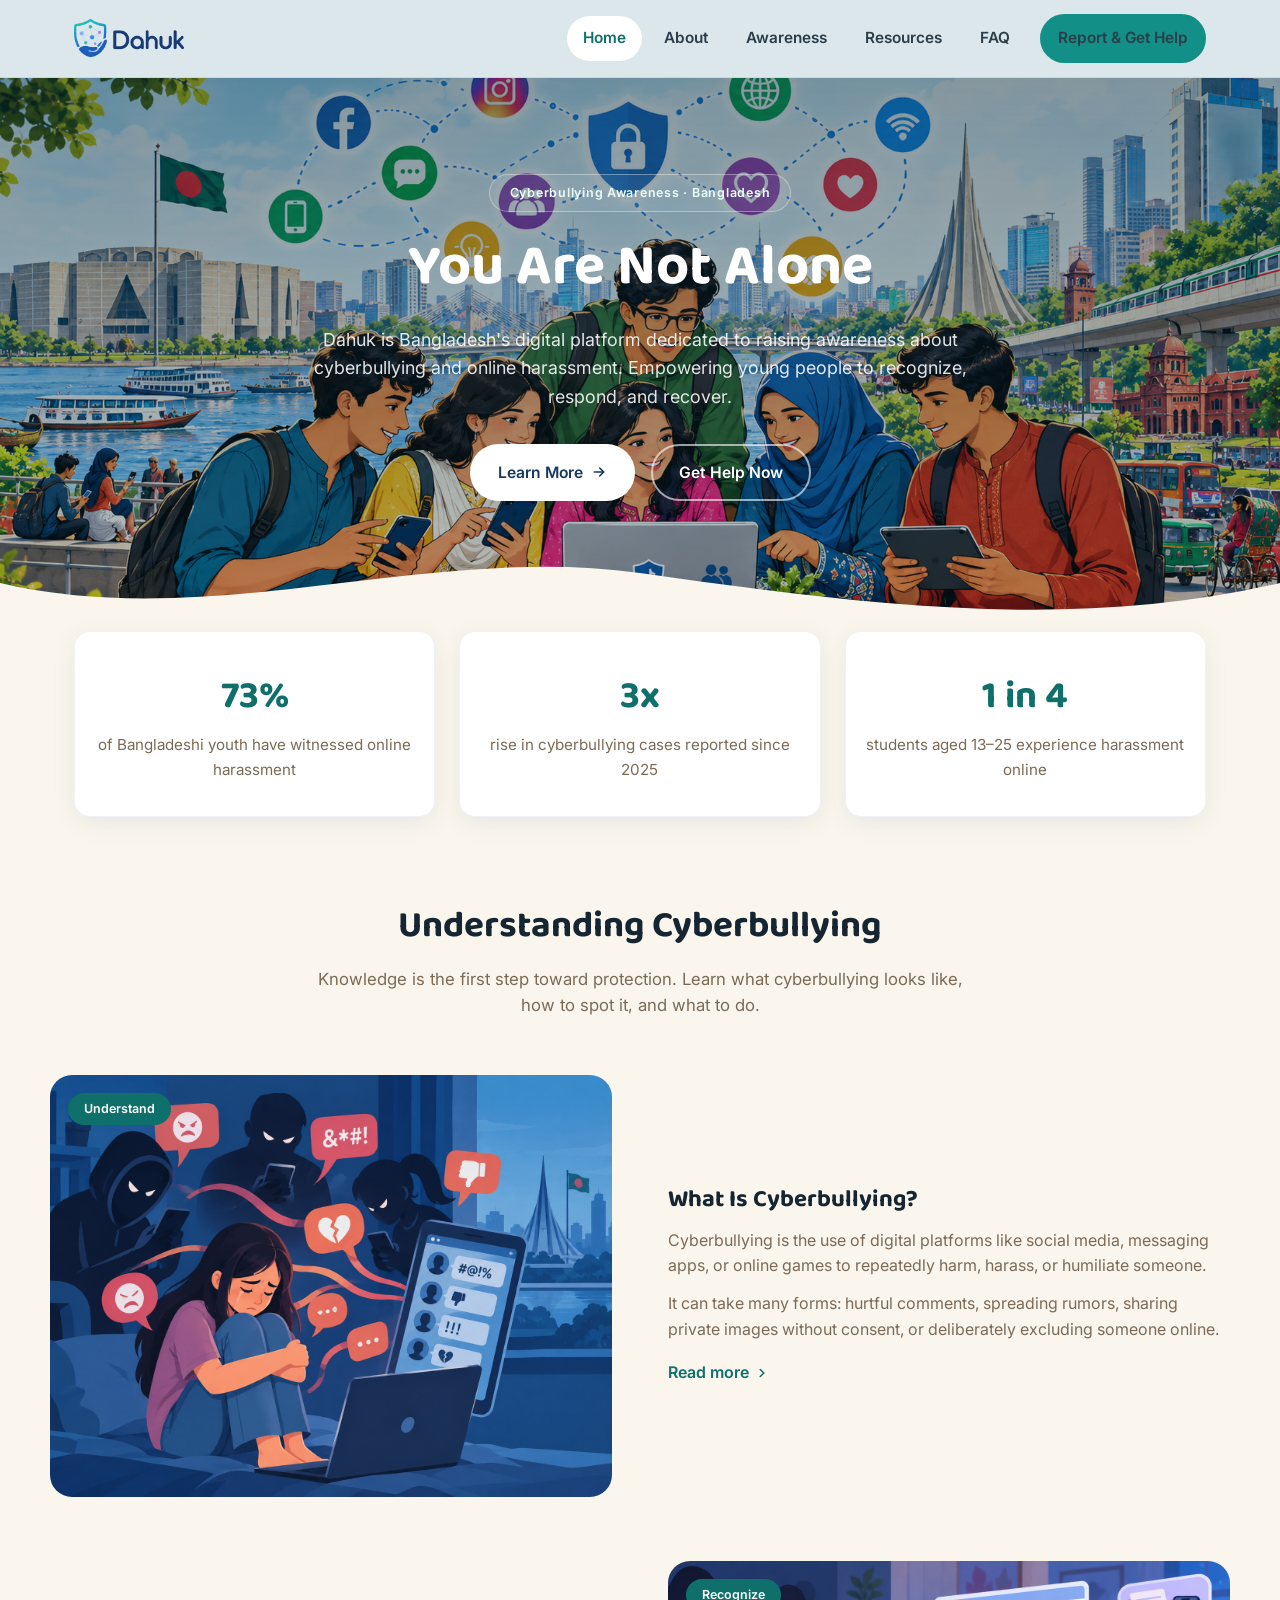
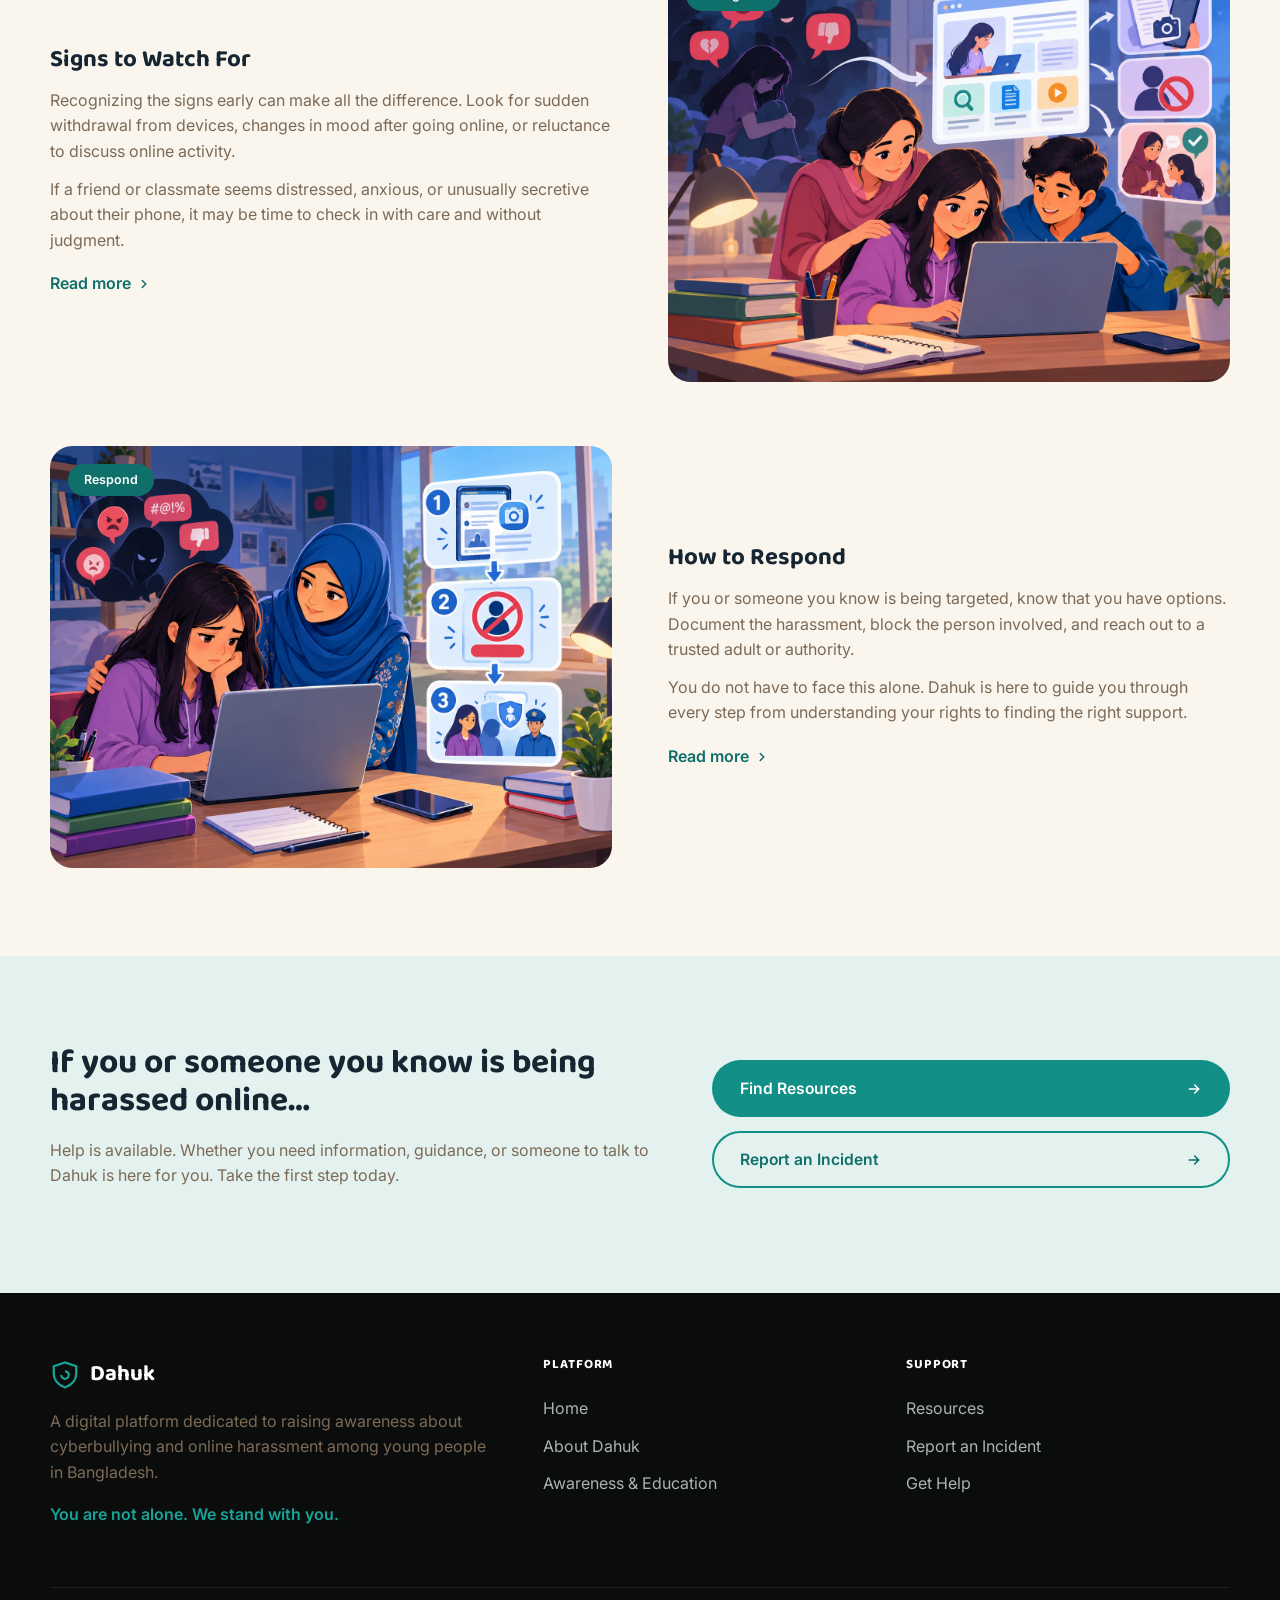
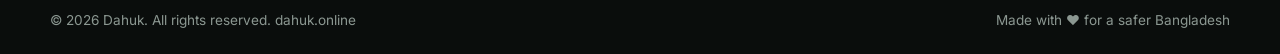
<file: index.html>
<!doctype html>
<html lang="en">
  <head>
    <meta charset="UTF-8" />
    <meta name="viewport" content="width=device-width, initial-scale=1.0" />
    <title>
      Dahuk — You Are Not Alone | Cyberbullying Awareness Bangladesh
    </title>
    <meta
      name="description"
      content="Dahuk is Bangladesh's digital platform dedicated to raising awareness about cyberbullying and online harassment — empowering young people to recognize, respond, and recover."
    />
    <link rel="icon" href="assets/images/logo.png" type="image/png" />
    <link rel="preconnect" href="https://fonts.googleapis.com" />
    <link rel="stylesheet" href="assets/css/style.css" />
  </head>
  <body>
    <header class="site-header">
      <a class="skip-link" href="#main">Skip to content</a>
      <div class="nav-wrap">
        <a href="index.html" class="brand"
          ><img src="assets/images/logo.png" alt="Dahuk logo"
        /></a>
        <nav class="nav-links" id="nav-links">
          <a href="index.html" class="active">Home</a>
          <a href="about.html">About</a>
          <a href="awareness.html">Awareness</a>
          <a href="resources.html">Resources</a>
          <a href="faq.html">FAQ</a>
          <div class="nav-cta">
            <a href="report.html" class="btn btn-teal btn-sm"
              >Report &amp; Get Help</a
            >
          </div>
        </nav>
        <button
          class="nav-toggle"
          aria-label="Toggle navigation"
          aria-expanded="false"
          aria-controls="nav-links"
        >
          <span></span><span></span><span></span>
        </button>
      </div>
    </header>

    <main id="main">
      <section class="hero hero-home">
        <div class="hero-inner">
          <span class="eyebrow">Cyberbullying Awareness · Bangladesh</span>
          <h1>You Are Not Alone</h1>
          <p class="lead">
            Dahuk is Bangladesh's digital platform dedicated to raising
            awareness about cyberbullying and online harassment. Empowering
            young people to recognize, respond, and recover.
          </p>
          <div class="hero-actions">
            <a href="awareness.html" class="btn btn-primary"
              >Learn More
              <svg
                width="16"
                height="16"
                viewBox="0 0 24 24"
                fill="none"
                stroke="currentColor"
                stroke-width="2.4"
                stroke-linecap="round"
              >
                <path d="M5 12h14M13 6l6 6-6 6" />
              </svg>
            </a>
            <a href="report.html" class="btn btn-outline-light">Get Help Now</a>
          </div>
        </div>
        <div class="wave-divider">
          <svg viewBox="0 0 1440 90" preserveAspectRatio="none">
            <path
              d="M0,40 C240,90 480,0 720,30 C960,60 1200,90 1440,40 L1440,100 L0,100 Z"
              fill="var(--cream)"
            />
          </svg>
        </div>
      </section>

      <div class="container">
        <div class="stats-row reveal">
          <div class="stat-card">
            <div class="num">73%</div>
            <div class="cap">
              of Bangladeshi youth have witnessed online harassment
            </div>
          </div>
          <div class="stat-card">
            <div class="num">3x</div>
            <div class="cap">
              rise in cyberbullying cases reported since 2025
            </div>
          </div>
          <div class="stat-card">
            <div class="num">1 in 4</div>
            <div class="cap">
              students aged 13–25 experience harassment online
            </div>
          </div>
        </div>
      </div>

      <section class="section section-cream">
        <div class="section-head reveal">
          <h2>Understanding Cyberbullying</h2>
          <p>
            Knowledge is the first step toward protection. Learn what
            cyberbullying looks like, how to spot it, and what to do.
          </p>
        </div>

        <div class="content-row reveal">
          <div class="media">
            <span class="media-tag">Understand</span>
            <img src="./assets/images/cyberbullying.png" alt="" />
          </div>
          <div class="copy">
            <h3>What Is Cyberbullying?</h3>
            <p>
              Cyberbullying is the use of digital platforms like social media,
              messaging apps, or online games to repeatedly harm, harass, or
              humiliate someone.
            </p>
            <p>
              It can take many forms: hurtful comments, spreading rumors,
              sharing private images without consent, or deliberately excluding
              someone online.
            </p>
            <a href="awareness.html" class="read-more"
              >Read more
              <svg
                width="14"
                height="14"
                viewBox="0 0 24 24"
                fill="none"
                stroke="currentColor"
                stroke-width="2.6"
                stroke-linecap="round"
              >
                <path d="M9 6l6 6-6 6" />
              </svg>
            </a>
          </div>
        </div>

        <div class="content-row reverse reveal">
          <div class="media">
            <span class="media-tag">Recognize</span>
            <img src="./assets/images/aware.png" alt="" />
          </div>
          <div class="copy">
            <h3>Signs to Watch For</h3>
            <p>
              Recognizing the signs early can make all the difference. Look for
              sudden withdrawal from devices, changes in mood after going
              online, or reluctance to discuss online activity.
            </p>
            <p>
              If a friend or classmate seems distressed, anxious, or unusually
              secretive about their phone, it may be time to check in with care
              and without judgment.
            </p>
            <a href="awareness.html" class="read-more"
              >Read more
              <svg
                width="14"
                height="14"
                viewBox="0 0 24 24"
                fill="none"
                stroke="currentColor"
                stroke-width="2.6"
                stroke-linecap="round"
              >
                <path d="M9 6l6 6-6 6" />
              </svg>
            </a>
          </div>
        </div>

        <div class="content-row reveal">
          <div class="media">
            <span class="media-tag">Respond</span>
            <img src="./assets/images/education.png" alt="" />
          </div>
          <div class="copy">
            <h3>How to Respond</h3>
            <p>
              If you or someone you know is being targeted, know that you have
              options. Document the harassment, block the person involved, and
              reach out to a trusted adult or authority.
            </p>
            <p>
              You do not have to face this alone. Dahuk is here to guide you
              through every step from understanding your rights to finding the
              right support.
            </p>
            <a href="awareness.html" class="read-more"
              >Read more
              <svg
                width="14"
                height="14"
                viewBox="0 0 24 24"
                fill="none"
                stroke="currentColor"
                stroke-width="2.6"
                stroke-linecap="round"
              >
                <path d="M9 6l6 6-6 6" />
              </svg>
            </a>
          </div>
        </div>
      </section>

      <section class="section section-mint">
        <div class="cta-split reveal">
          <div>
            <h2>If you or someone you know is being harassed online…</h2>
            <p>
              Help is available. Whether you need information, guidance, or
              someone to talk to Dahuk is here for you. Take the first step
              today.
            </p>
          </div>
          <div class="cta-split-actions">
            <a href="resources.html" class="btn btn-teal btn-block-wide"
              >Find Resources
              <svg
                width="16"
                height="16"
                viewBox="0 0 24 24"
                fill="none"
                stroke="currentColor"
                stroke-width="2.4"
                stroke-linecap="round"
              >
                <path d="M5 12h14M13 6l6 6-6 6" />
              </svg>
            </a>
            <a href="report.html" class="btn btn-outline-teal btn-block-wide"
              >Report an Incident
              <svg
                width="16"
                height="16"
                viewBox="0 0 24 24"
                fill="none"
                stroke="currentColor"
                stroke-width="2.4"
                stroke-linecap="round"
              >
                <path d="M5 12h14M13 6l6 6-6 6" />
              </svg>
            </a>
          </div>
        </div>
      </section>
    </main>

    <footer class="site-footer">
      <div class="footer-grid">
        <div>
          <div class="footer-brand">
            <svg
              width="30"
              height="30"
              viewBox="0 0 24 24"
              fill="none"
              stroke="#17a398"
              stroke-width="1.8"
            >
              <path d="M12 2 3 5v6c0 5 4 9 9 11 5-2 9-6 9-11V5l-9-3Z" />
              <path d="M9 12a3 3 0 1 0 3-3" />
            </svg>
            Dahuk
          </div>
          <p>
            A digital platform dedicated to raising awareness about
            cyberbullying and online harassment among young people in
            Bangladesh.
          </p>
          <p class="footer-tag">You are not alone. We stand with you.</p>
        </div>
        <div class="footer-col">
          <h4>PLATFORM</h4>
          <a href="index.html">Home</a>
          <a href="about.html">About Dahuk</a>
          <a href="awareness.html">Awareness &amp; Education</a>
        </div>
        <div class="footer-col">
          <h4>SUPPORT</h4>
          <a href="resources.html">Resources</a>
          <a href="report.html">Report an Incident</a>
          <a href="resources.html#help">Get Help</a>
        </div>
      </div>
      <div class="footer-bottom">
        <span>© 2026 Dahuk. All rights reserved. dahuk.online</span>
        <span>Made with ♥ for a safer Bangladesh</span>
      </div>
    </footer>

    <script src="assets/js/main.js"></script>
  </body>
</html>
</file>
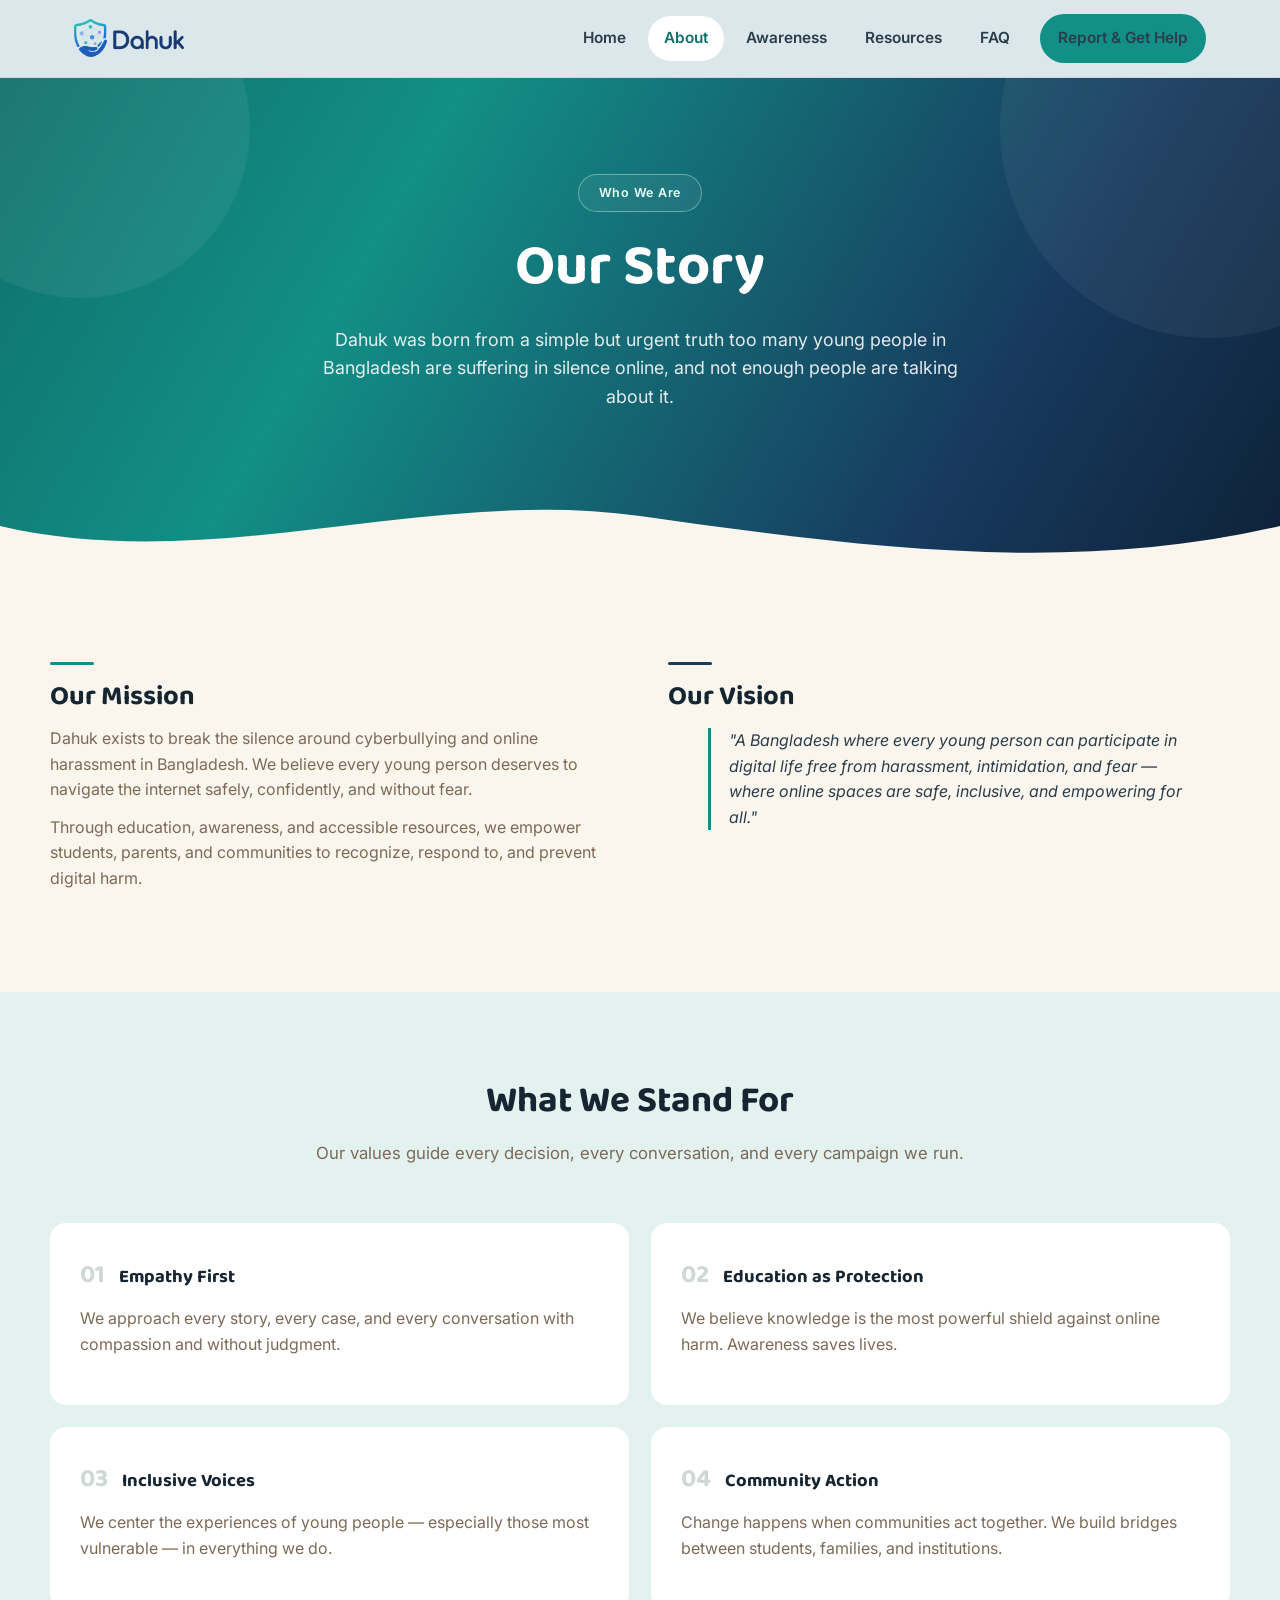
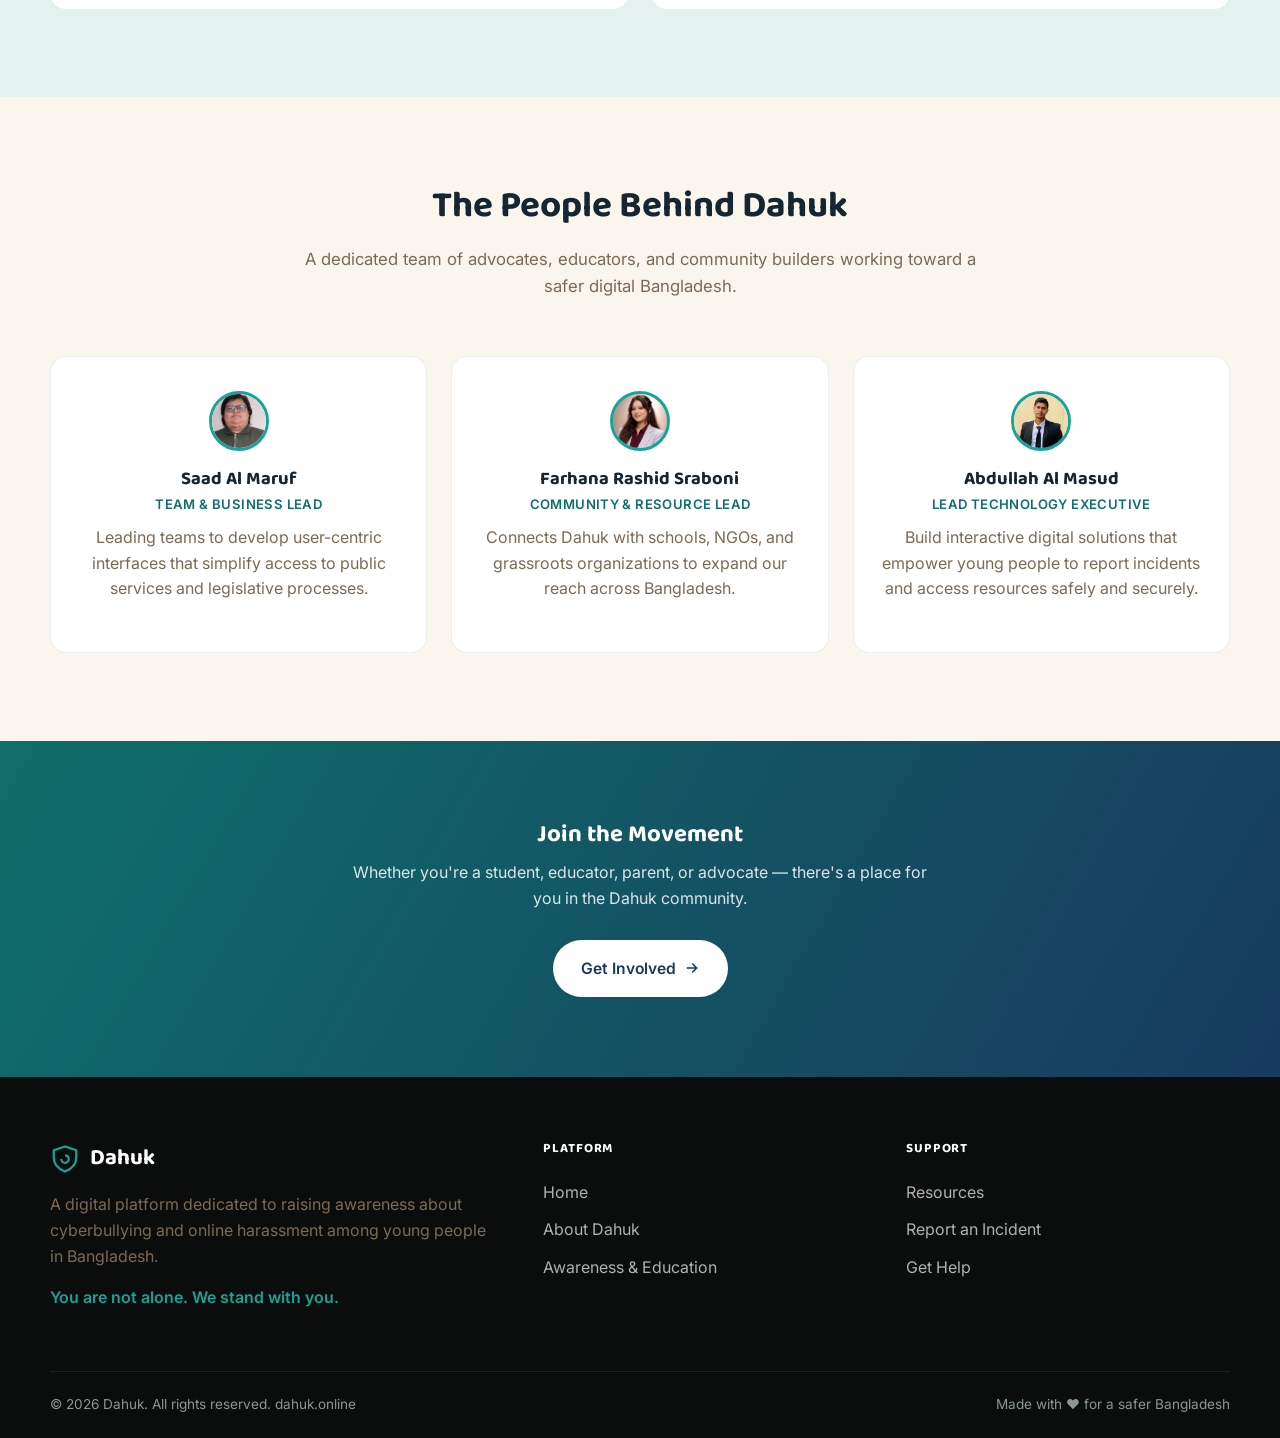
<file: about.html>
<!doctype html>
<html lang="en">
  <head>
    <meta charset="UTF-8" />
    <meta name="viewport" content="width=device-width, initial-scale=1.0" />
    <title>Our Story | Dahuk</title>
    <meta
      name="description"
      content="Dahuk was born from a simple but urgent truth — too many young people in Bangladesh are suffering in silence online. Learn our mission, vision, and the team behind Dahuk."
    />
    <link rel="icon" href="assets/images/logo.png" type="image/png" />
    <link rel="preconnect" href="https://fonts.googleapis.com" />
    <link rel="stylesheet" href="assets/css/style.css" />
  </head>
  <body>
    <header class="site-header">
      <a class="skip-link" href="#main">Skip to content</a>
      <div class="nav-wrap">
        <a href="index.html" class="brand"
          ><img src="assets/images/logo.png" alt="Dahuk logo"
        /></a>
        <nav class="nav-links" id="nav-links">
          <a href="index.html">Home</a>
          <a href="about.html" class="active">About</a>
          <a href="awareness.html">Awareness</a>
          <a href="resources.html">Resources</a>
          <a href="faq.html">FAQ</a>
          <div class="nav-cta">
            <a href="report.html" class="btn btn-teal btn-sm"
              >Report &amp; Get Help</a
            >
          </div>
        </nav>
        <button
          class="nav-toggle"
          aria-label="Toggle navigation"
          aria-expanded="false"
          aria-controls="nav-links"
        >
          <span></span><span></span><span></span>
        </button>
      </div>
    </header>

    <main id="main">
      <section class="hero">
        <div class="hero-inner">
          <span class="eyebrow">Who We Are</span>
          <h1>Our Story</h1>
          <p class="lead">
            Dahuk was born from a simple but urgent truth too many young
            people in Bangladesh are suffering in silence online, and not enough
            people are talking about it.
          </p>
        </div>
        <div class="wave-divider">
          <svg viewBox="0 0 1440 90" preserveAspectRatio="none">
            <path
              d="M0,40 C240,90 480,0 720,30 C960,60 1200,90 1440,40 L1440,100 L0,100 Z"
              fill="var(--cream)"
            />
          </svg>
        </div>
      </section>

      <section class="section section-cream">
        <div class="content-row reveal" style="align-items: start">
          <div class="copy">
            <div
              style="
                width: 44px;
                height: 3px;
                background: var(--teal-600);
                margin-bottom: 16px;
                border-radius: 2px;
              "
            ></div>
            <h3 style="font-size: 1.7rem">Our Mission</h3>
            <p>
              Dahuk exists to break the silence around cyberbullying and online
              harassment in Bangladesh. We believe every young person deserves
              to navigate the internet safely, confidently, and without fear.
            </p>
            <p>
              Through education, awareness, and accessible resources, we empower
              students, parents, and communities to recognize, respond to, and
              prevent digital harm.
            </p>
          </div>
          <div class="copy">
            <div
              style="
                width: 44px;
                height: 3px;
                background: var(--navy-800);
                margin-bottom: 16px;
                border-radius: 2px;
              "
            ></div>
            <h3 style="font-size: 1.7rem">Our Vision</h3>
            <blockquote class="italic-quote">
              "A Bangladesh where every young person can participate in digital
              life free from harassment, intimidation, and fear — where online
              spaces are safe, inclusive, and empowering for all."
            </blockquote>
          </div>
        </div>
      </section>

      <section class="section section-mint">
        <div class="section-head reveal">
          <h2>What We Stand For</h2>
          <p>
            Our values guide every decision, every conversation, and every
            campaign we run.
          </p>
        </div>
        <div class="value-grid reveal">
          <div class="value-card">
            <span class="idx">01</span>
            <h3>Empathy First</h3>
            <p>
              We approach every story, every case, and every conversation with
              compassion and without judgment.
            </p>
          </div>
          <div class="value-card">
            <span class="idx">02</span>
            <h3>Education as Protection</h3>
            <p>
              We believe knowledge is the most powerful shield against online
              harm. Awareness saves lives.
            </p>
          </div>
          <div class="value-card">
            <span class="idx">03</span>
            <h3>Inclusive Voices</h3>
            <p>
              We center the experiences of young people — especially those most
              vulnerable — in everything we do.
            </p>
          </div>
          <div class="value-card">
            <span class="idx">04</span>
            <h3>Community Action</h3>
            <p>
              Change happens when communities act together. We build bridges
              between students, families, and institutions.
            </p>
          </div>
        </div>
      </section>

      <section class="section section-cream">
        <div class="section-head reveal">
          <h2>The People Behind Dahuk</h2>
          <p>
            A dedicated team of advocates, educators, and community builders
            working toward a safer digital Bangladesh.
          </p>
        </div>
        <div class="team-grid reveal">
          <div class="team-card">
            <div
              class="avatar"
              style="
                display: flex;
                align-items: center;
                justify-content: center;
                background: linear-gradient(135deg, #8fd0c9, #4fb3a9);
                color: #fff;
                font-family: &quot;Baloo 2&quot;, sans-serif;
                font-weight: 700;
                font-size: 1.6rem;
                width: 60px;
                height: 60px;
                border-radius: 50%;
                overflow: hidden;
              "
            >
              <img
                src="./assets/images/saad.jpg"
                alt="Avatar"
                style="width: 100%; height: 100%; object-fit: cover"
              />
            </div>
            <h3>Saad Al Maruf</h3>
            <span class="role">TEAM &amp; BUSINESS LEAD</span>
            <p>
              Leading teams to develop user-centric interfaces that simplify access to public services and legislative processes.
            </p>
          </div>
          <div class="team-card">
            <div
              class="avatar"
              style="
                display: flex;
                align-items: center;
                justify-content: center;
                background: linear-gradient(135deg, #8fd0c9, #4fb3a9);
                color: #fff;
                font-family: &quot;Baloo 2&quot;, sans-serif;
                font-weight: 700;
                font-size: 1.6rem;
                width: 60px;
                height: 60px;
                border-radius: 50%;
                overflow: hidden;
              "
            >
              <img
                src="./assets/images/sraboni.png"
                alt="Avatar"
                style="width: 100%; height: 100%; object-fit: cover"
              />
            </div>
            <h3>Farhana Rashid Sraboni</h3>
            <span class="role">COMMUNITY &amp; RESOURCE LEAD</span>
            <p>
              Connects Dahuk with schools, NGOs, and grassroots organizations to
              expand our reach across Bangladesh.
            </p>
          </div>
          <div class="team-card">
            <div
              class="avatar"
              style="
                display: flex;
                align-items: center;
                justify-content: center;
                background: linear-gradient(135deg, #8fd0c9, #4fb3a9);
                color: #fff;
                font-family: &quot;Baloo 2&quot;, sans-serif;
                font-weight: 700;
                font-size: 1.6rem;
                width: 60px;
                height: 60px;
                border-radius: 50%;
                overflow: hidden;
              "
            >
              <img
                src="./assets/images/masud.jpg"
                alt="Avatar"
                style="width: 100%; height: 100%; object-fit: cover"
              />
            </div>
            <h3>Abdullah Al Masud</h3>
            <span class="role">LEAD TECHNOLOGY EXECUTIVE</span>
            <p>
              Build interactive digital solutions that empower young people to report incidents and access resources safely and securely.
            </p>
          </div>
        </div>
      </section>

      <section class="cta-banner reveal">
        <h2>Join the Movement</h2>
        <p>
          Whether you're a student, educator, parent, or advocate — there's a
          place for you in the Dahuk community.
        </p>
        <div class="actions">
          <a href="resources.html" class="btn btn-primary"
            >Get Involved
            <svg
              width="16"
              height="16"
              viewBox="0 0 24 24"
              fill="none"
              stroke="currentColor"
              stroke-width="2.4"
              stroke-linecap="round"
            >
              <path d="M5 12h14M13 6l6 6-6 6" />
            </svg>
          </a>
        </div>
      </section>
    </main>

    <footer class="site-footer">
      <div class="footer-grid">
        <div>
          <div class="footer-brand">
            <svg
              width="30"
              height="30"
              viewBox="0 0 24 24"
              fill="none"
              stroke="#17a398"
              stroke-width="1.8"
            >
              <path d="M12 2 3 5v6c0 5 4 9 9 11 5-2 9-6 9-11V5l-9-3Z" />
              <path d="M9 12a3 3 0 1 0 3-3" />
            </svg>
            Dahuk
          </div>
          <p>
            A digital platform dedicated to raising awareness about
            cyberbullying and online harassment among young people in
            Bangladesh.
          </p>
          <p class="footer-tag">You are not alone. We stand with you.</p>
        </div>
        <div class="footer-col">
          <h4>PLATFORM</h4>
          <a href="index.html">Home</a>
          <a href="about.html">About Dahuk</a>
          <a href="awareness.html">Awareness &amp; Education</a>
        </div>
        <div class="footer-col">
          <h4>SUPPORT</h4>
          <a href="resources.html">Resources</a>
          <a href="report.html">Report an Incident</a>
          <a href="resources.html#help">Get Help</a>
        </div>
      </div>
      <div class="footer-bottom">
        <span>© 2026 Dahuk. All rights reserved. dahuk.online</span>
        <span>Made with ♥ for a safer Bangladesh</span>
      </div>
    </footer>

    <script src="assets/js/main.js"></script>
  </body>
</html>
</file>
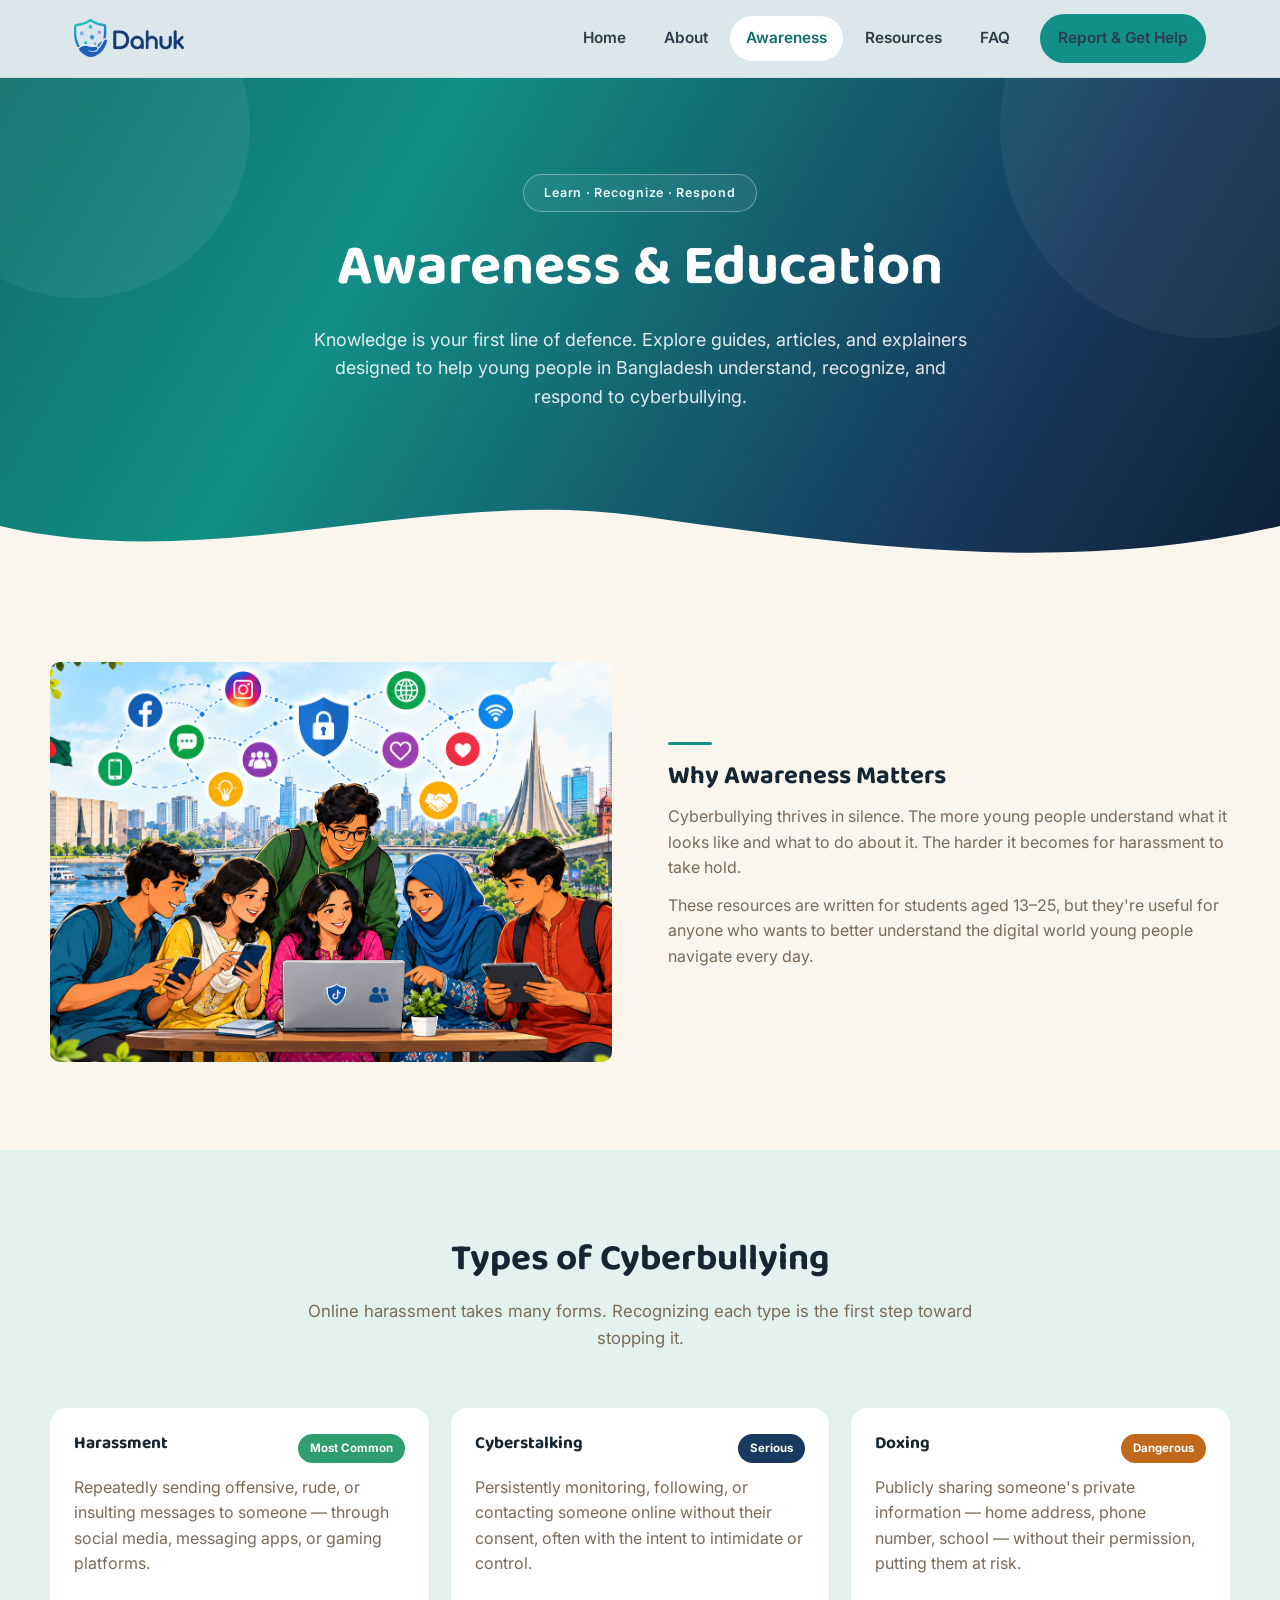
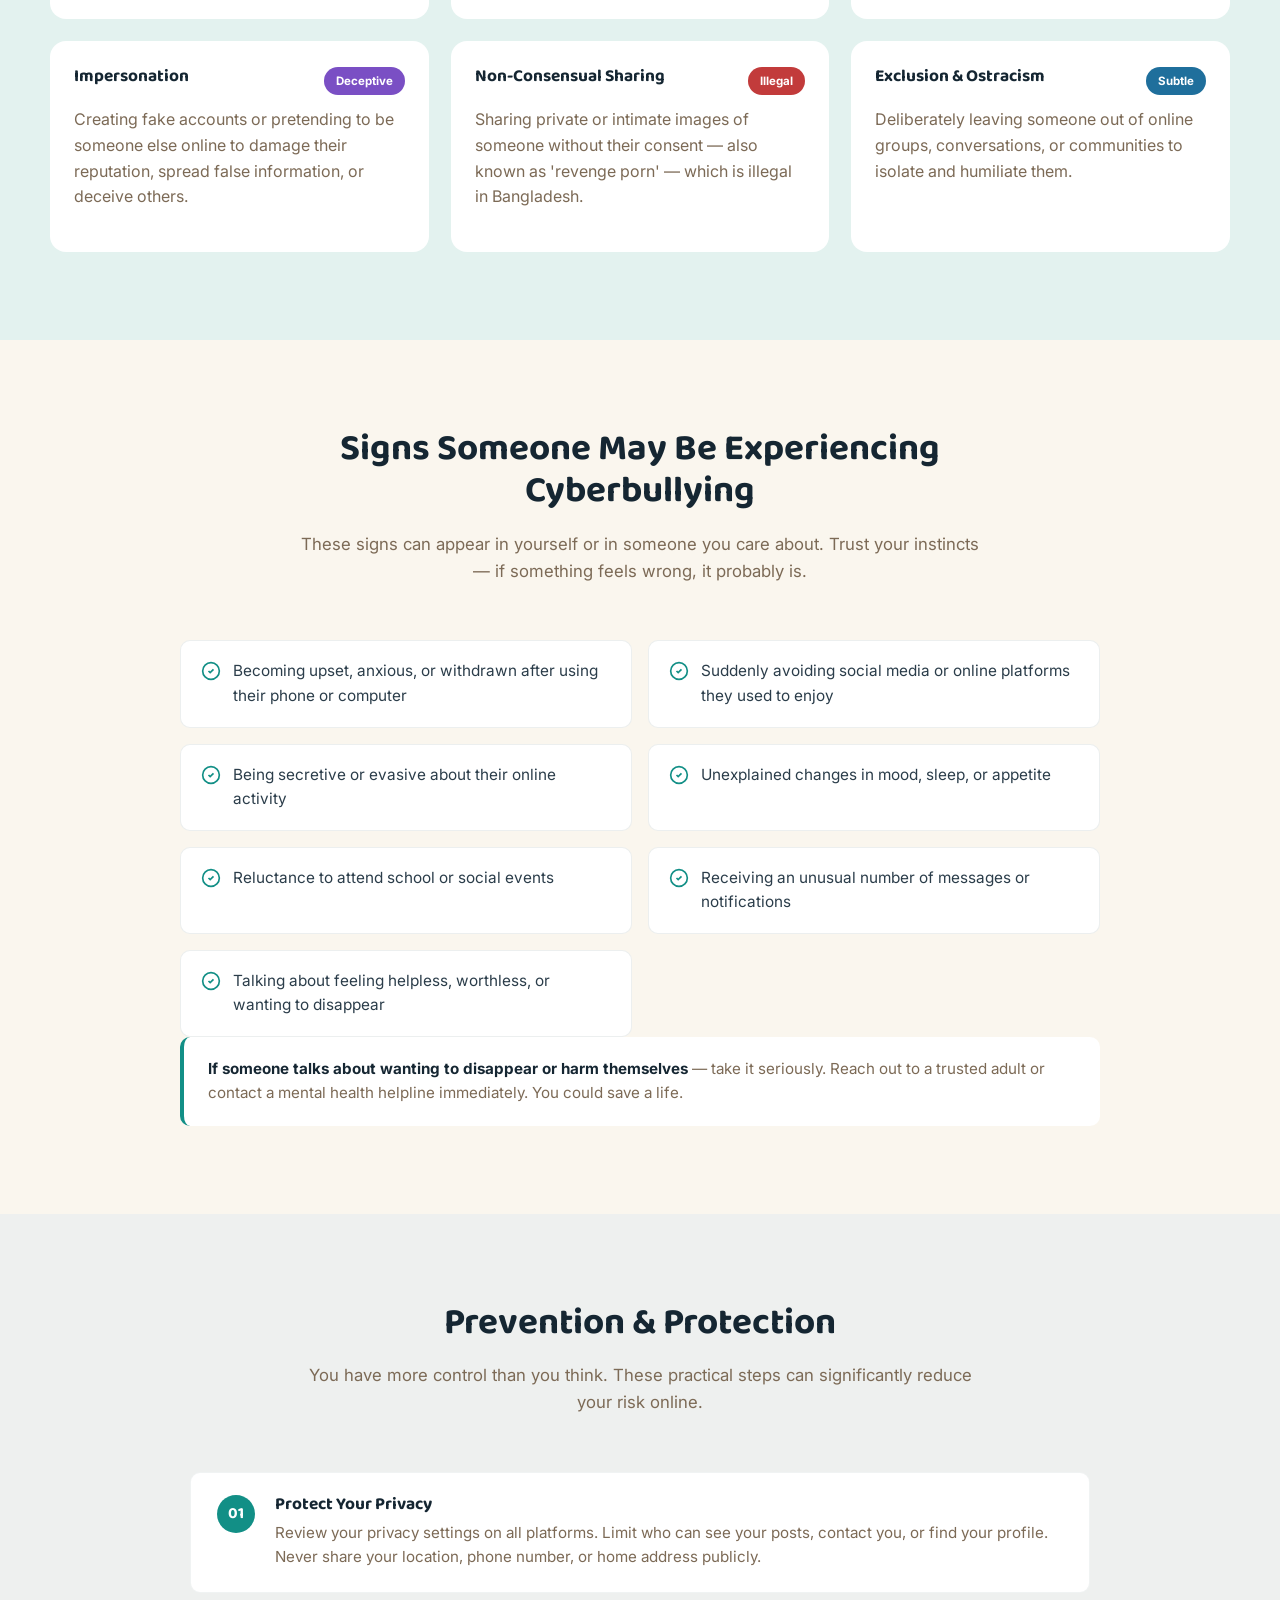
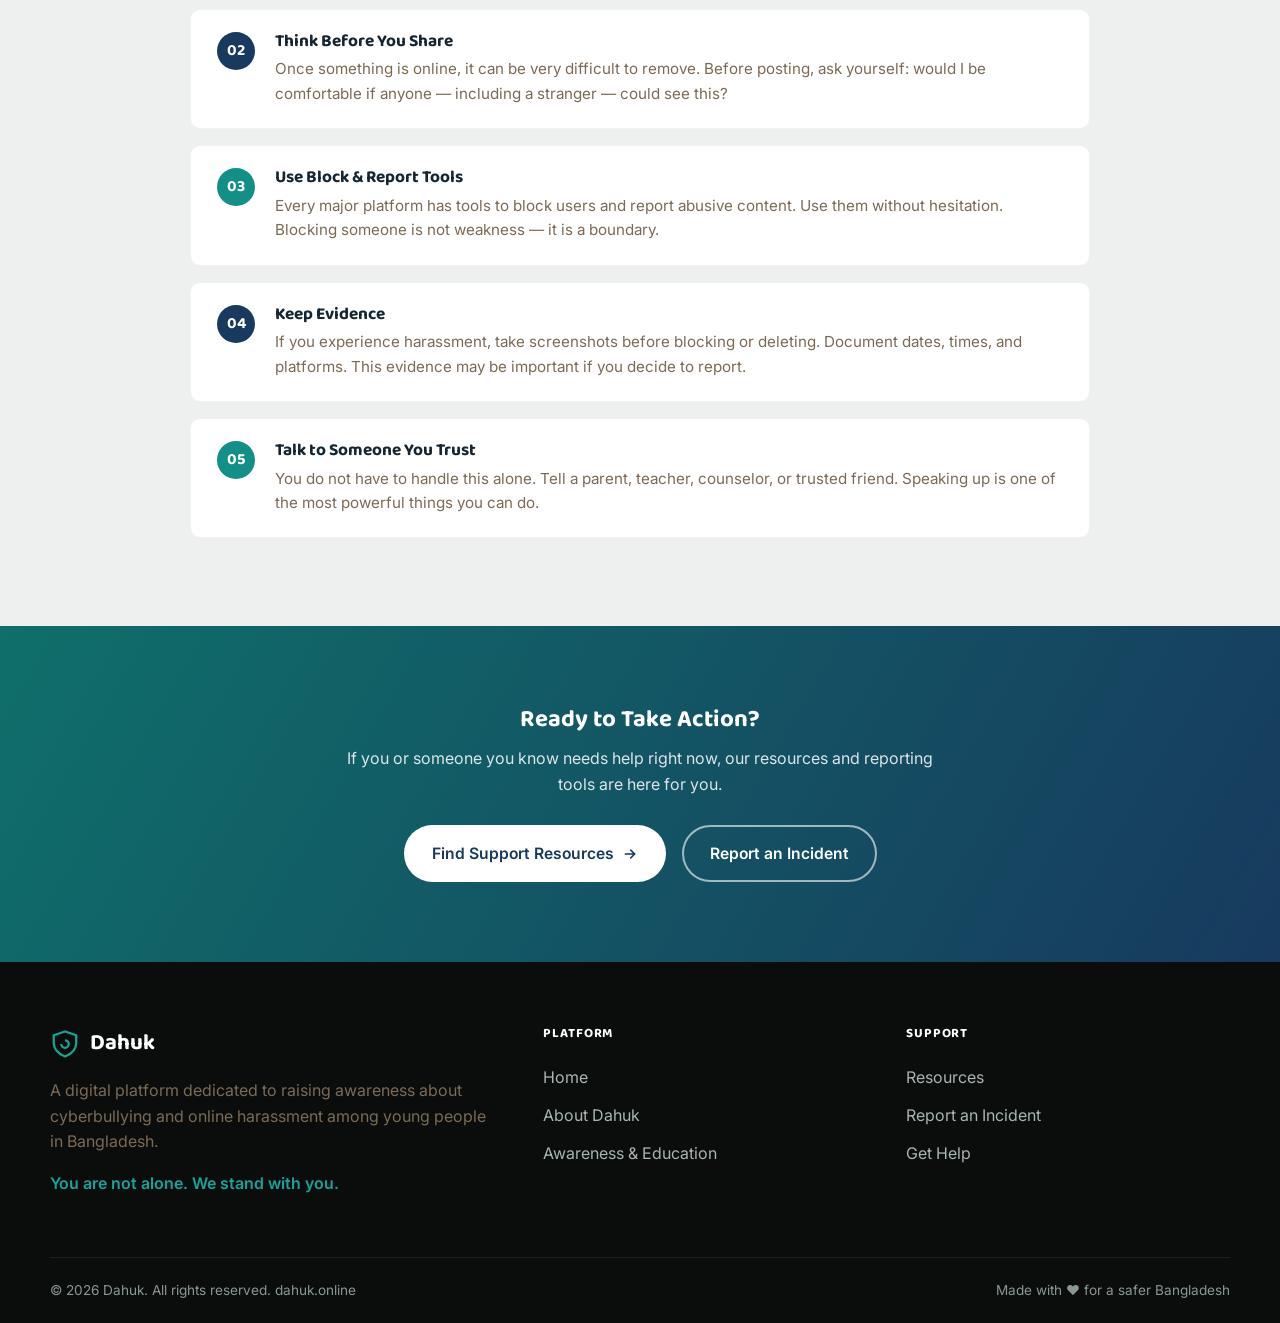
<file: awareness.html>
<!doctype html>
<html lang="en">
  <head>
    <meta charset="UTF-8" />
    <meta name="viewport" content="width=device-width, initial-scale=1.0" />
    <title>Awareness &amp; Education | Dahuk</title>
    <meta
      name="description"
      content="Knowledge is your first line of defence. Explore guides on the types of cyberbullying, the warning signs, and practical prevention steps."
    />
    <link rel="icon" href="assets/images/logo.png" type="image/png" />
    <link rel="preconnect" href="https://fonts.googleapis.com" />
    <link rel="stylesheet" href="assets/css/style.css" />
  </head>
  <body>
    <header class="site-header">
      <a class="skip-link" href="#main">Skip to content</a>
      <div class="nav-wrap">
        <a href="index.html" class="brand"
          ><img src="assets/images/logo.png" alt="Dahuk logo"
        /></a>
        <nav class="nav-links" id="nav-links">
          <a href="index.html">Home</a>
          <a href="about.html">About</a>
          <a href="awareness.html" class="active">Awareness</a>
          <a href="resources.html">Resources</a>
          <a href="faq.html">FAQ</a>
          <div class="nav-cta">
            <a href="report.html" class="btn btn-teal btn-sm"
              >Report &amp; Get Help</a
            >
          </div>
        </nav>
        <button
          class="nav-toggle"
          aria-label="Toggle navigation"
          aria-expanded="false"
          aria-controls="nav-links"
        >
          <span></span><span></span><span></span>
        </button>
      </div>
    </header>

    <main id="main">
      <section class="hero">
        <div class="hero-inner">
          <span class="eyebrow">Learn · Recognize · Respond</span>
          <h1>Awareness &amp; Education</h1>
          <p class="lead">
            Knowledge is your first line of defence. Explore guides, articles,
            and explainers designed to help young people in Bangladesh
            understand, recognize, and respond to cyberbullying.
          </p>
        </div>
        <div class="wave-divider">
          <svg viewBox="0 0 1440 90" preserveAspectRatio="none">
            <path
              d="M0,40 C240,90 480,0 720,30 C960,60 1200,90 1440,40 L1440,100 L0,100 Z"
              fill="var(--cream)"
            />
          </svg>
        </div>
      </section>

      <section class="section section-cream">
        <div class="content-row reveal">
          <img
            style="
              border-radius: 10px;
              width: 100%;
              height: 400px;
              object-fit: cover;
            "
            src="./assets/images/heroarea.png"
            alt=""
          />
          <div class="copy">
            <div
              style="
                width: 44px;
                height: 3px;
                background: var(--teal-600);
                margin-bottom: 16px;
                border-radius: 2px;
              "
            ></div>
            <h3 style="font-size: 1.6rem">Why Awareness Matters</h3>
            <p>
              Cyberbullying thrives in silence. The more young people understand
              what it looks like and what to do about it. The harder it
              becomes for harassment to take hold.
            </p>
            <p>
              These resources are written for students aged 13–25, but they're
              useful for anyone who wants to better understand the digital world
              young people navigate every day.
            </p>
          </div>
        </div>
      </section>

      <section class="section section-mint">
        <div class="section-head reveal">
          <h2>Types of Cyberbullying</h2>
          <p>
            Online harassment takes many forms. Recognizing each type is the
            first step toward stopping it.
          </p>
        </div>
        <div class="badge-grid reveal">
          <div class="badge-card">
            <div class="badge-card-head">
              <h3>Harassment</h3>
              <span class="tag tag-common">Most Common</span>
            </div>
            <p>
              Repeatedly sending offensive, rude, or insulting messages to
              someone — through social media, messaging apps, or gaming
              platforms.
            </p>
          </div>
          <div class="badge-card">
            <div class="badge-card-head">
              <h3>Cyberstalking</h3>
              <span class="tag tag-serious">Serious</span>
            </div>
            <p>
              Persistently monitoring, following, or contacting someone online
              without their consent, often with the intent to intimidate or
              control.
            </p>
          </div>
          <div class="badge-card">
            <div class="badge-card-head">
              <h3>Doxing</h3>
              <span class="tag tag-dangerous">Dangerous</span>
            </div>
            <p>
              Publicly sharing someone's private information — home address,
              phone number, school — without their permission, putting them at
              risk.
            </p>
          </div>
          <div class="badge-card">
            <div class="badge-card-head">
              <h3>Impersonation</h3>
              <span class="tag tag-deceptive">Deceptive</span>
            </div>
            <p>
              Creating fake accounts or pretending to be someone else online to
              damage their reputation, spread false information, or deceive
              others.
            </p>
          </div>
          <div class="badge-card">
            <div class="badge-card-head">
              <h3>Non-Consensual Sharing</h3>
              <span class="tag tag-illegal">Illegal</span>
            </div>
            <p>
              Sharing private or intimate images of someone without their
              consent — also known as 'revenge porn' — which is illegal in
              Bangladesh.
            </p>
          </div>
          <div class="badge-card">
            <div class="badge-card-head">
              <h3>Exclusion &amp; Ostracism</h3>
              <span class="tag tag-subtle">Subtle</span>
            </div>
            <p>
              Deliberately leaving someone out of online groups, conversations,
              or communities to isolate and humiliate them.
            </p>
          </div>
        </div>
      </section>

      <section class="section section-cream">
        <div class="section-head reveal">
          <h2>Signs Someone May Be Experiencing Cyberbullying</h2>
          <p>
            These signs can appear in yourself or in someone you care about.
            Trust your instincts — if something feels wrong, it probably is.
          </p>
        </div>
        <div class="check-grid reveal">
          <div class="check-item">
            <svg
              width="20"
              height="20"
              viewBox="0 0 24 24"
              fill="none"
              stroke="currentColor"
              stroke-width="2"
            >
              <circle cx="12" cy="12" r="10" />
              <path d="m9 12 2 2 4-4" />
            </svg>
            <p>
              Becoming upset, anxious, or withdrawn after using their phone or
              computer
            </p>
          </div>
          <div class="check-item">
            <svg
              width="20"
              height="20"
              viewBox="0 0 24 24"
              fill="none"
              stroke="currentColor"
              stroke-width="2"
            >
              <circle cx="12" cy="12" r="10" />
              <path d="m9 12 2 2 4-4" />
            </svg>
            <p>
              Suddenly avoiding social media or online platforms they used to
              enjoy
            </p>
          </div>
          <div class="check-item">
            <svg
              width="20"
              height="20"
              viewBox="0 0 24 24"
              fill="none"
              stroke="currentColor"
              stroke-width="2"
            >
              <circle cx="12" cy="12" r="10" />
              <path d="m9 12 2 2 4-4" />
            </svg>
            <p>Being secretive or evasive about their online activity</p>
          </div>
          <div class="check-item">
            <svg
              width="20"
              height="20"
              viewBox="0 0 24 24"
              fill="none"
              stroke="currentColor"
              stroke-width="2"
            >
              <circle cx="12" cy="12" r="10" />
              <path d="m9 12 2 2 4-4" />
            </svg>
            <p>Unexplained changes in mood, sleep, or appetite</p>
          </div>
          <div class="check-item">
            <svg
              width="20"
              height="20"
              viewBox="0 0 24 24"
              fill="none"
              stroke="currentColor"
              stroke-width="2"
            >
              <circle cx="12" cy="12" r="10" />
              <path d="m9 12 2 2 4-4" />
            </svg>
            <p>Reluctance to attend school or social events</p>
          </div>
          <div class="check-item">
            <svg
              width="20"
              height="20"
              viewBox="0 0 24 24"
              fill="none"
              stroke="currentColor"
              stroke-width="2"
            >
              <circle cx="12" cy="12" r="10" />
              <path d="m9 12 2 2 4-4" />
            </svg>
            <p>Receiving an unusual number of messages or notifications</p>
          </div>
          <div class="check-item">
            <svg
              width="20"
              height="20"
              viewBox="0 0 24 24"
              fill="none"
              stroke="currentColor"
              stroke-width="2"
            >
              <circle cx="12" cy="12" r="10" />
              <path d="m9 12 2 2 4-4" />
            </svg>
            <p>
              Talking about feeling helpless, worthless, or wanting to disappear
            </p>
          </div>
        </div>
        <div class="callout reveal">
          <p>
            <strong
              >If someone talks about wanting to disappear or harm
              themselves</strong
            >
            — take it seriously. Reach out to a trusted adult or contact a
            mental health helpline immediately. You could save a life.
          </p>
        </div>
      </section>

      <section class="section section-grey">
        <div class="section-head reveal">
          <h2>Prevention &amp; Protection</h2>
          <p>
            You have more control than you think. These practical steps can
            significantly reduce your risk online.
          </p>
        </div>
        <div class="step-list reveal">
          <div class="step-item">
            <div class="step-num teal">01</div>
            <div>
              <h3>Protect Your Privacy</h3>
              <p>
                Review your privacy settings on all platforms. Limit who can see
                your posts, contact you, or find your profile. Never share your
                location, phone number, or home address publicly.
              </p>
            </div>
          </div>
          <div class="step-item">
            <div class="step-num navy">02</div>
            <div>
              <h3>Think Before You Share</h3>
              <p>
                Once something is online, it can be very difficult to remove.
                Before posting, ask yourself: would I be comfortable if anyone —
                including a stranger — could see this?
              </p>
            </div>
          </div>
          <div class="step-item">
            <div class="step-num teal">03</div>
            <div>
              <h3>Use Block &amp; Report Tools</h3>
              <p>
                Every major platform has tools to block users and report abusive
                content. Use them without hesitation. Blocking someone is not
                weakness — it is a boundary.
              </p>
            </div>
          </div>
          <div class="step-item">
            <div class="step-num navy">04</div>
            <div>
              <h3>Keep Evidence</h3>
              <p>
                If you experience harassment, take screenshots before blocking
                or deleting. Document dates, times, and platforms. This evidence
                may be important if you decide to report.
              </p>
            </div>
          </div>
          <div class="step-item">
            <div class="step-num teal">05</div>
            <div>
              <h3>Talk to Someone You Trust</h3>
              <p>
                You do not have to handle this alone. Tell a parent, teacher,
                counselor, or trusted friend. Speaking up is one of the most
                powerful things you can do.
              </p>
            </div>
          </div>
        </div>
      </section>

      <section class="cta-banner reveal">
        <h2>Ready to Take Action?</h2>
        <p>
          If you or someone you know needs help right now, our resources and
          reporting tools are here for you.
        </p>
        <div class="actions">
          <a href="resources.html" class="btn btn-primary"
            >Find Support Resources
            <svg
              width="16"
              height="16"
              viewBox="0 0 24 24"
              fill="none"
              stroke="currentColor"
              stroke-width="2.4"
              stroke-linecap="round"
            >
              <path d="M5 12h14M13 6l6 6-6 6" />
            </svg>
          </a>
          <a href="report.html" class="btn btn-outline-light"
            >Report an Incident</a
          >
        </div>
      </section>
    </main>

    <footer class="site-footer">
      <div class="footer-grid">
        <div>
          <div class="footer-brand">
            <svg
              width="30"
              height="30"
              viewBox="0 0 24 24"
              fill="none"
              stroke="#17a398"
              stroke-width="1.8"
            >
              <path d="M12 2 3 5v6c0 5 4 9 9 11 5-2 9-6 9-11V5l-9-3Z" />
              <path d="M9 12a3 3 0 1 0 3-3" />
            </svg>
            Dahuk
          </div>
          <p>
            A digital platform dedicated to raising awareness about
            cyberbullying and online harassment among young people in
            Bangladesh.
          </p>
          <p class="footer-tag">You are not alone. We stand with you.</p>
        </div>
        <div class="footer-col">
          <h4>PLATFORM</h4>
          <a href="index.html">Home</a>
          <a href="about.html">About Dahuk</a>
          <a href="awareness.html">Awareness &amp; Education</a>
        </div>
        <div class="footer-col">
          <h4>SUPPORT</h4>
          <a href="resources.html">Resources</a>
          <a href="report.html">Report an Incident</a>
          <a href="resources.html#help">Get Help</a>
        </div>
      </div>
      <div class="footer-bottom">
        <span>© 2026 Dahuk. All rights reserved. dahuk.online</span>
        <span>Made with ♥ for a safer Bangladesh</span>
      </div>
    </footer>

    <script src="assets/js/main.js"></script>
  </body>
</html>
</file>
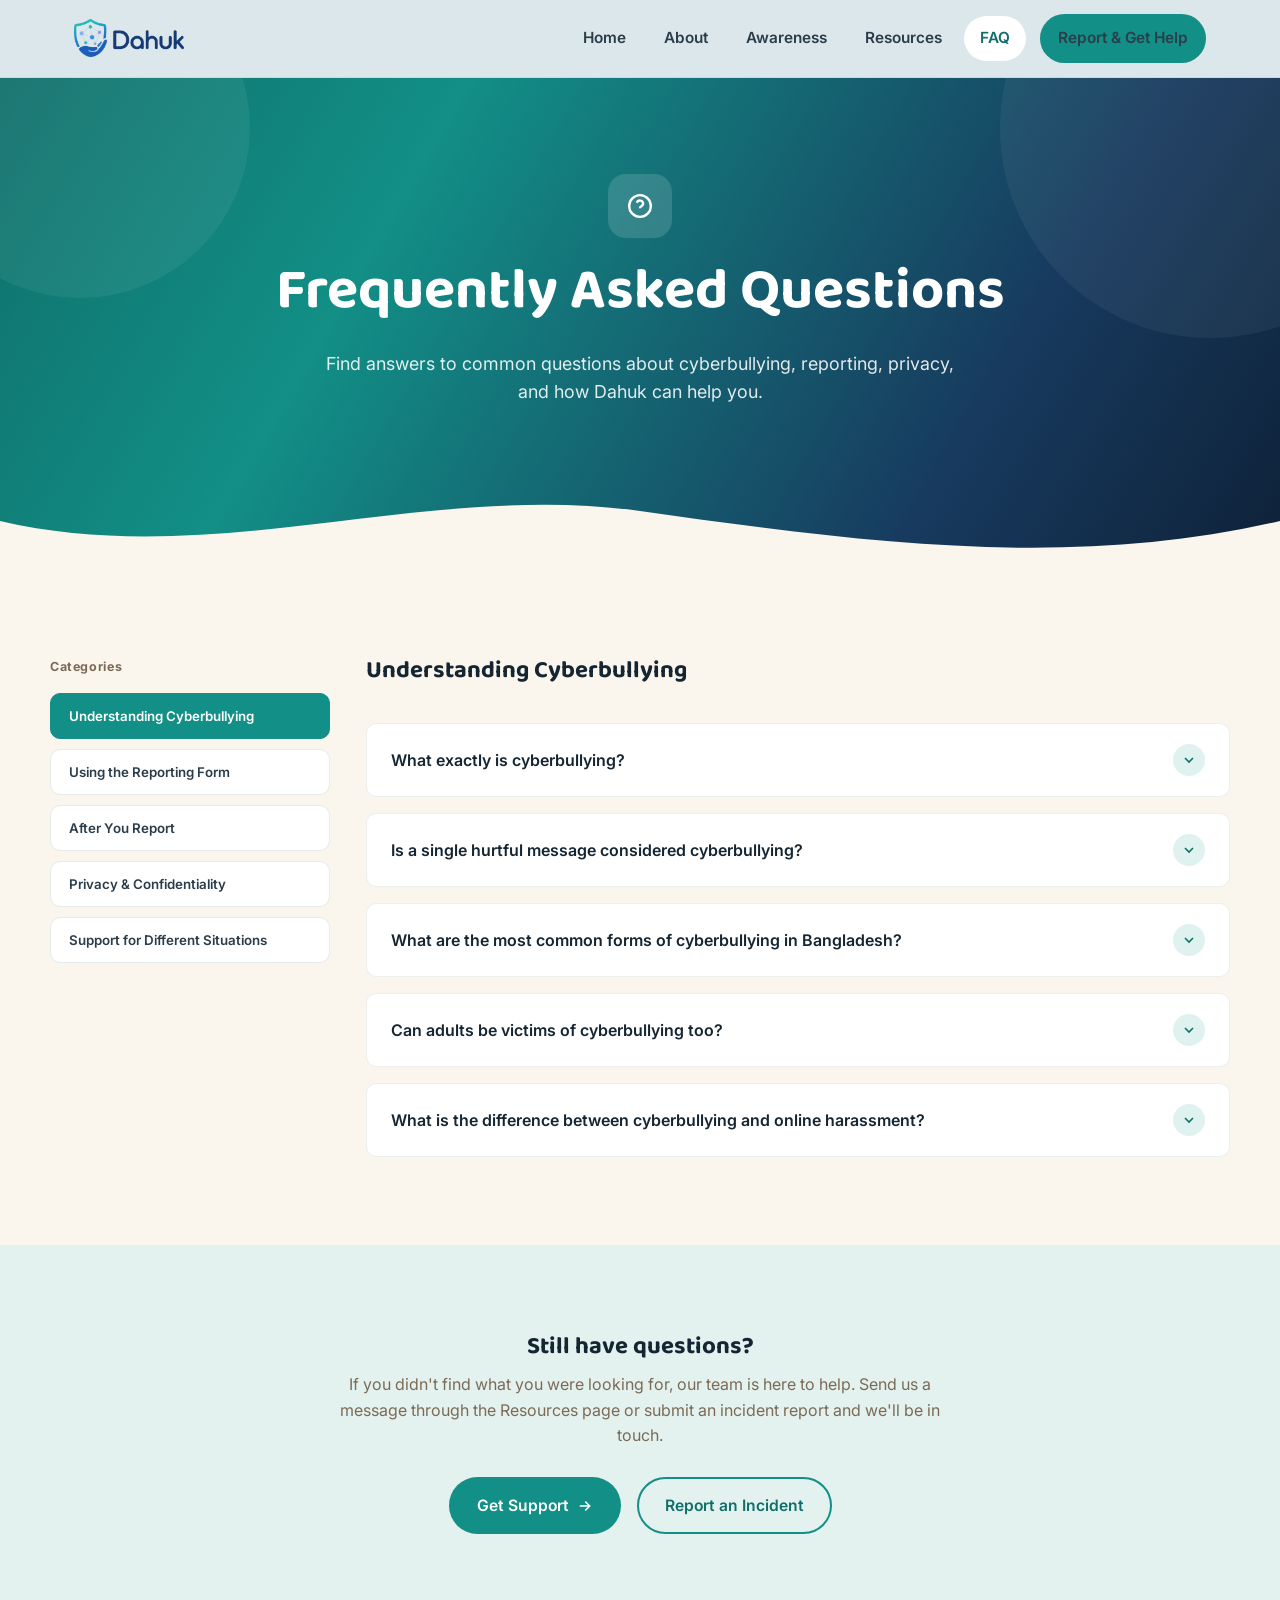
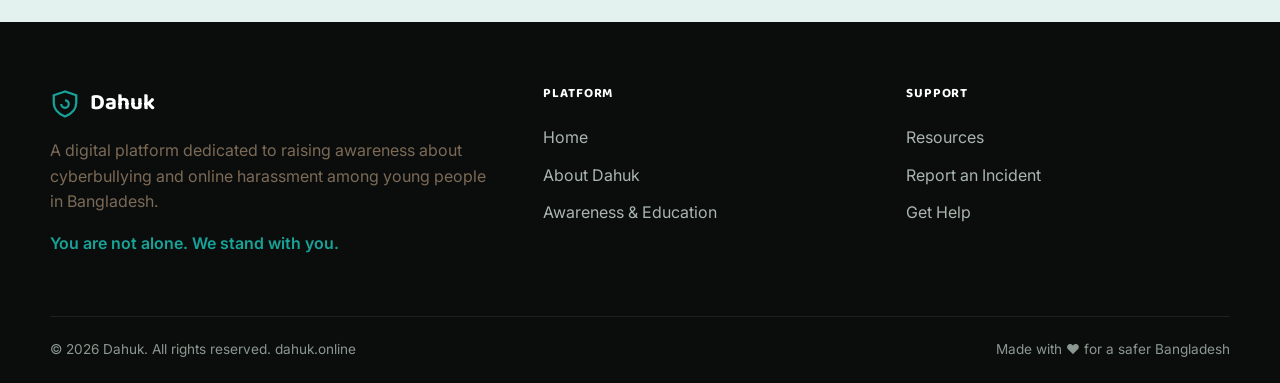
<file: faq.html>
<!DOCTYPE html>
<html lang="en">
<head>
<meta charset="UTF-8">
<meta name="viewport" content="width=device-width, initial-scale=1.0">
<title>Frequently Asked Questions | Dahuk</title>
<meta name="description" content="Find answers to common questions about cyberbullying, reporting, privacy, and how Dahuk can help you.">
<link rel="icon" href="assets/images/logo.png" type="image/png">
<link rel="preconnect" href="https://fonts.googleapis.com">
<link rel="stylesheet" href="assets/css/style.css">
</head>
<body>

<header class="site-header">
  <a class="skip-link" href="#main">Skip to content</a>
  <div class="nav-wrap">
    <a href="index.html" class="brand"><img src="assets/images/logo.png" alt="Dahuk logo"></a>
    <nav class="nav-links" id="nav-links">
      <a href="index.html">Home</a>
      <a href="about.html">About</a>
      <a href="awareness.html">Awareness</a>
      <a href="resources.html">Resources</a>
      <a href="faq.html" class="active">FAQ</a>
      <div class="nav-cta"><a href="report.html" class="btn btn-teal btn-sm">Report &amp; Get Help</a></div>
    </nav>
    <button class="nav-toggle" aria-label="Toggle navigation" aria-expanded="false" aria-controls="nav-links">
      <span></span><span></span><span></span>
    </button>
  </div>
</header>

<main id="main">

  <section class="hero">
    <div class="hero-inner">
      <div class="hero-icon-badge">
        <svg width="26" height="26" viewBox="0 0 24 24" fill="none" stroke="#fff" stroke-width="2.2"><circle cx="12" cy="12" r="10"/><path d="M9.09 9a3 3 0 0 1 5.83 1c0 2-3 2-3 4"/><path d="M12 17h.01"/></svg>
      </div>
      <h1>Frequently Asked Questions</h1>
      <p class="lead">Find answers to common questions about cyberbullying, reporting, privacy, and how Dahuk can help you.</p>
    </div>
    <div class="wave-divider">
      <svg viewBox="0 0 1440 90" preserveAspectRatio="none"><path d="M0,40 C240,90 480,0 720,30 C960,60 1200,90 1440,40 L1440,100 L0,100 Z" fill="var(--cream)"/></svg>
    </div>
  </section>

  <section class="section section-cream">
    <div class="faq-layout reveal">
      <div class="faq-categories">
        <span class="faq-cat-label">Categories</span>
        <button class="faq-cat-btn active" data-cat="understanding">Understanding Cyberbullying</button>
        <button class="faq-cat-btn" data-cat="reporting-form">Using the Reporting Form</button>
        <button class="faq-cat-btn" data-cat="after-report">After You Report</button>
        <button class="faq-cat-btn" data-cat="privacy">Privacy &amp; Confidentiality</button>
        <button class="faq-cat-btn" data-cat="support">Support for Different Situations</button>
      </div>

      <div class="faq-content">

        <div class="faq-panel active" data-cat="understanding">
          <h2 style="margin-bottom:22px;">Understanding Cyberbullying</h2>

          <div class="faq-item">
            <button class="faq-q">What exactly is cyberbullying?<span class="chev"><svg width="16" height="16" viewBox="0 0 24 24" fill="none" stroke="currentColor" stroke-width="2.4"><path d="m6 9 6 6 6-6"/></svg></span></button>
            <div class="faq-a"><div class="faq-a-inner">Cyberbullying is the repeated use of digital platforms — social media, messaging apps, or online games — to harm, harass, threaten, or humiliate someone. It includes things like hurtful comments, spreading rumors, sharing private content without consent, and deliberate exclusion.</div></div>
          </div>

          <div class="faq-item">
            <button class="faq-q">Is a single hurtful message considered cyberbullying?<span class="chev"><svg width="16" height="16" viewBox="0 0 24 24" fill="none" stroke="currentColor" stroke-width="2.4"><path d="m6 9 6 6 6-6"/></svg></span></button>
            <div class="faq-a"><div class="faq-a-inner">Cyberbullying usually involves a pattern of repeated behavior, but a single serious incident — such as a threat, non-consensual image sharing, or doxing — can still cause real harm and is always worth reporting, even if it only happens once.</div></div>
          </div>

          <div class="faq-item">
            <button class="faq-q">What are the most common forms of cyberbullying in Bangladesh?<span class="chev"><svg width="16" height="16" viewBox="0 0 24 24" fill="none" stroke="currentColor" stroke-width="2.4"><path d="m6 9 6 6 6-6"/></svg></span></button>
            <div class="faq-a"><div class="faq-a-inner">Harassment through comments and messages, impersonation with fake accounts, and non-consensual sharing of photos are among the most reported forms. Visit our <a href="awareness.html" style="color:var(--teal-700);font-weight:600;">Awareness &amp; Education</a> page for a full breakdown.</div></div>
          </div>

          <div class="faq-item">
            <button class="faq-q">Can adults be victims of cyberbullying too?<span class="chev"><svg width="16" height="16" viewBox="0 0 24 24" fill="none" stroke="currentColor" stroke-width="2.4"><path d="m6 9 6 6 6-6"/></svg></span></button>
            <div class="faq-a"><div class="faq-a-inner">Yes. While Dahuk focuses on young people aged 13–25, online harassment affects people of all ages. Adults experiencing harassment are welcome to use our reporting form and reach out to the same organizations listed on our Resources page.</div></div>
          </div>

          <div class="faq-item">
            <button class="faq-q">What is the difference between cyberbullying and online harassment?<span class="chev"><svg width="16" height="16" viewBox="0 0 24 24" fill="none" stroke="currentColor" stroke-width="2.4"><path d="m6 9 6 6 6-6"/></svg></span></button>
            <div class="faq-a"><div class="faq-a-inner">The terms overlap heavily. "Cyberbullying" is often used for repeated behavior among peers, especially students, while "online harassment" is a broader term that can include strangers, adults, and one-off but severe incidents. Dahuk treats both seriously.</div></div>
          </div>
        </div>

        <div class="faq-panel" data-cat="reporting-form">
          <h2 style="margin-bottom:22px;">Using the Reporting Form</h2>

          <div class="faq-item">
            <button class="faq-q">Do I have to give my name to submit a report?<span class="chev"><svg width="16" height="16" viewBox="0 0 24 24" fill="none" stroke="currentColor" stroke-width="2.4"><path d="m6 9 6 6 6-6"/></svg></span></button>
            <div class="faq-a"><div class="faq-a-inner">No. Your name is optional on the report form. We only require an email address so our team can follow up with guidance and next steps.</div></div>
          </div>

          <div class="faq-item">
            <button class="faq-q">What details should I include in my report?<span class="chev"><svg width="16" height="16" viewBox="0 0 24 24" fill="none" stroke="currentColor" stroke-width="2.4"><path d="m6 9 6 6 6-6"/></svg></span></button>
            <div class="faq-a"><div class="faq-a-inner">Include the platform where it happened, the type of behavior, roughly how long it has been going on, and as much detail as you're comfortable sharing — usernames, screenshots you've saved, and dates all help us understand your situation.</div></div>
          </div>

          <div class="faq-item">
            <button class="faq-q">Can I submit a report on behalf of someone else?<span class="chev"><svg width="16" height="16" viewBox="0 0 24 24" fill="none" stroke="currentColor" stroke-width="2.4"><path d="m6 9 6 6 6-6"/></svg></span></button>
            <div class="faq-a"><div class="faq-a-inner">Yes. Many reports come from concerned friends, classmates, and parents. Please share as much detail as you know, and let us know in the description that you are reporting for someone else.</div></div>
          </div>

          <div class="faq-item">
            <button class="faq-q">What if I don't know all the answers on the form?<span class="chev"><svg width="16" height="16" viewBox="0 0 24 24" fill="none" stroke="currentColor" stroke-width="2.4"><path d="m6 9 6 6 6-6"/></svg></span></button>
            <div class="faq-a"><div class="faq-a-inner">Fill in whatever you can. Partial information is still useful, and our team can ask follow-up questions by email once you submit the form.</div></div>
          </div>
        </div>

        <div class="faq-panel" data-cat="after-report">
          <h2 style="margin-bottom:22px;">After You Report</h2>

          <div class="faq-item">
            <button class="faq-q">How long does it take to hear back?<span class="chev"><svg width="16" height="16" viewBox="0 0 24 24" fill="none" stroke="currentColor" stroke-width="2.4"><path d="m6 9 6 6 6-6"/></svg></span></button>
            <div class="faq-a"><div class="faq-a-inner">If you provided an email address, our team aims to respond within 48 hours with guidance, resources, or next steps based on what you shared.</div></div>
          </div>

          <div class="faq-item">
            <button class="faq-q">Will Dahuk contact the person who bullied me?<span class="chev"><svg width="16" height="16" viewBox="0 0 24 24" fill="none" stroke="currentColor" stroke-width="2.4"><path d="m6 9 6 6 6-6"/></svg></span></button>
            <div class="faq-a"><div class="faq-a-inner">No. Dahuk is an awareness and support platform, not a law enforcement body. We help you understand your options and, where appropriate, refer you to organizations like BTRC or the Cyber Crime Investigation Division who can take formal action.</div></div>
          </div>

          <div class="faq-item">
            <button class="faq-q">What happens if my situation is urgent or dangerous?<span class="chev"><svg width="16" height="16" viewBox="0 0 24 24" fill="none" stroke="currentColor" stroke-width="2.4"><path d="m6 9 6 6 6-6"/></svg></span></button>
            <div class="faq-a"><div class="faq-a-inner">If you are in immediate danger, please call the National Emergency line (999) directly rather than waiting for a form response. Our Resources page lists emergency contacts you can reach right now.</div></div>
          </div>
        </div>

        <div class="faq-panel" data-cat="privacy">
          <h2 style="margin-bottom:22px;">Privacy &amp; Confidentiality</h2>

          <div class="faq-item">
            <button class="faq-q">Who can see the reports I submit?<span class="chev"><svg width="16" height="16" viewBox="0 0 24 24" fill="none" stroke="currentColor" stroke-width="2.4"><path d="m6 9 6 6 6-6"/></svg></span></button>
            <div class="faq-a"><div class="faq-a-inner">Only the small Dahuk team reviewing incoming reports can see what you submit. We do not share your information with schools, platforms, or authorities without your explicit consent.</div></div>
          </div>

          <div class="faq-item">
            <button class="faq-q">Is my data stored securely?<span class="chev"><svg width="16" height="16" viewBox="0 0 24 24" fill="none" stroke="currentColor" stroke-width="2.4"><path d="m6 9 6 6 6-6"/></svg></span></button>
            <div class="faq-a"><div class="faq-a-inner">Yes. Submissions are stored in a private database used only for reviewing and responding to your report, and are not shared with third parties.</div></div>
          </div>

          <div class="faq-item">
            <button class="faq-q">Can I ask Dahuk to delete my information?<span class="chev"><svg width="16" height="16" viewBox="0 0 24 24" fill="none" stroke="currentColor" stroke-width="2.4"><path d="m6 9 6 6 6-6"/></svg></span></button>
            <div class="faq-a"><div class="faq-a-inner">Yes. If you provided an email address, you can contact us and request that your submitted information be deleted at any time.</div></div>
          </div>
        </div>

        <div class="faq-panel" data-cat="support">
          <h2 style="margin-bottom:22px;">Support for Different Situations</h2>

          <div class="faq-item">
            <button class="faq-q">I'm not sure if what happened to me "counts" — should I still report it?<span class="chev"><svg width="16" height="16" viewBox="0 0 24 24" fill="none" stroke="currentColor" stroke-width="2.4"><path d="m6 9 6 6 6-6"/></svg></span></button>
            <div class="faq-a"><div class="faq-a-inner">Yes. You never need to be certain before reaching out. If something online made you feel unsafe, humiliated, or afraid, it's worth telling someone — through our form, or a trusted adult.</div></div>
          </div>

          <div class="faq-item">
            <button class="faq-q">I'm a parent who found out my child is being bullied online. What should I do?<span class="chev"><svg width="16" height="16" viewBox="0 0 24 24" fill="none" stroke="currentColor" stroke-width="2.4"><path d="m6 9 6 6 6-6"/></svg></span></button>
            <div class="faq-a"><div class="faq-a-inner">Start by listening without judgment, help your child document the evidence, and use the block and report tools together. Our Resources page lists organizations that offer guidance specifically for parents and families.</div></div>
          </div>

          <div class="faq-item">
            <button class="faq-q">I'm a teacher and a student has confided in me. How can I help?<span class="chev"><svg width="16" height="16" viewBox="0 0 24 24" fill="none" stroke="currentColor" stroke-width="2.4"><path d="m6 9 6 6 6-6"/></svg></span></button>
            <div class="faq-a"><div class="faq-a-inner">Take the disclosure seriously, keep the conversation private, and help the student document what happened. You can also connect them — or report on their behalf — using our Resources and Report an Incident pages.</div></div>
          </div>
        </div>

      </div>
    </div>
  </section>

  <section class="section section-mint">
    <div class="text-center reveal">
      <h2>Still have questions?</h2>
      <p style="max-width:600px;margin:0 auto 28px;">If you didn't find what you were looking for, our team is here to help. Send us a message through the Resources page or submit an incident report and we'll be in touch.</p>
      <div style="display:flex;gap:16px;justify-content:center;flex-wrap:wrap;">
        <a href="resources.html#help" class="btn btn-teal">Get Support
          <svg width="16" height="16" viewBox="0 0 24 24" fill="none" stroke="currentColor" stroke-width="2.4" stroke-linecap="round"><path d="M5 12h14M13 6l6 6-6 6"/></svg>
        </a>
        <a href="report.html" class="btn btn-outline-teal">Report an Incident</a>
      </div>
    </div>
  </section>

</main>

<footer class="site-footer">
  <div class="footer-grid">
    <div>
      <div class="footer-brand">
        <svg width="30" height="30" viewBox="0 0 24 24" fill="none" stroke="#17a398" stroke-width="1.8"><path d="M12 2 3 5v6c0 5 4 9 9 11 5-2 9-6 9-11V5l-9-3Z"/><path d="M9 12a3 3 0 1 0 3-3"/></svg>
        Dahuk
      </div>
      <p>A digital platform dedicated to raising awareness about cyberbullying and online harassment among young people in Bangladesh.</p>
      <p class="footer-tag">You are not alone. We stand with you.</p>
    </div>
    <div class="footer-col">
      <h4>PLATFORM</h4>
      <a href="index.html">Home</a>
      <a href="about.html">About Dahuk</a>
      <a href="awareness.html">Awareness &amp; Education</a>
    </div>
    <div class="footer-col">
      <h4>SUPPORT</h4>
      <a href="resources.html">Resources</a>
      <a href="report.html">Report an Incident</a>
      <a href="resources.html#help">Get Help</a>
    </div>
  </div>
  <div class="footer-bottom">
    <span>© 2026 Dahuk. All rights reserved. dahuk.online</span>
    <span>Made with ♥ for a safer Bangladesh</span>
  </div>
</footer>

<script src="assets/js/main.js"></script>
</body>
</html>
</file>
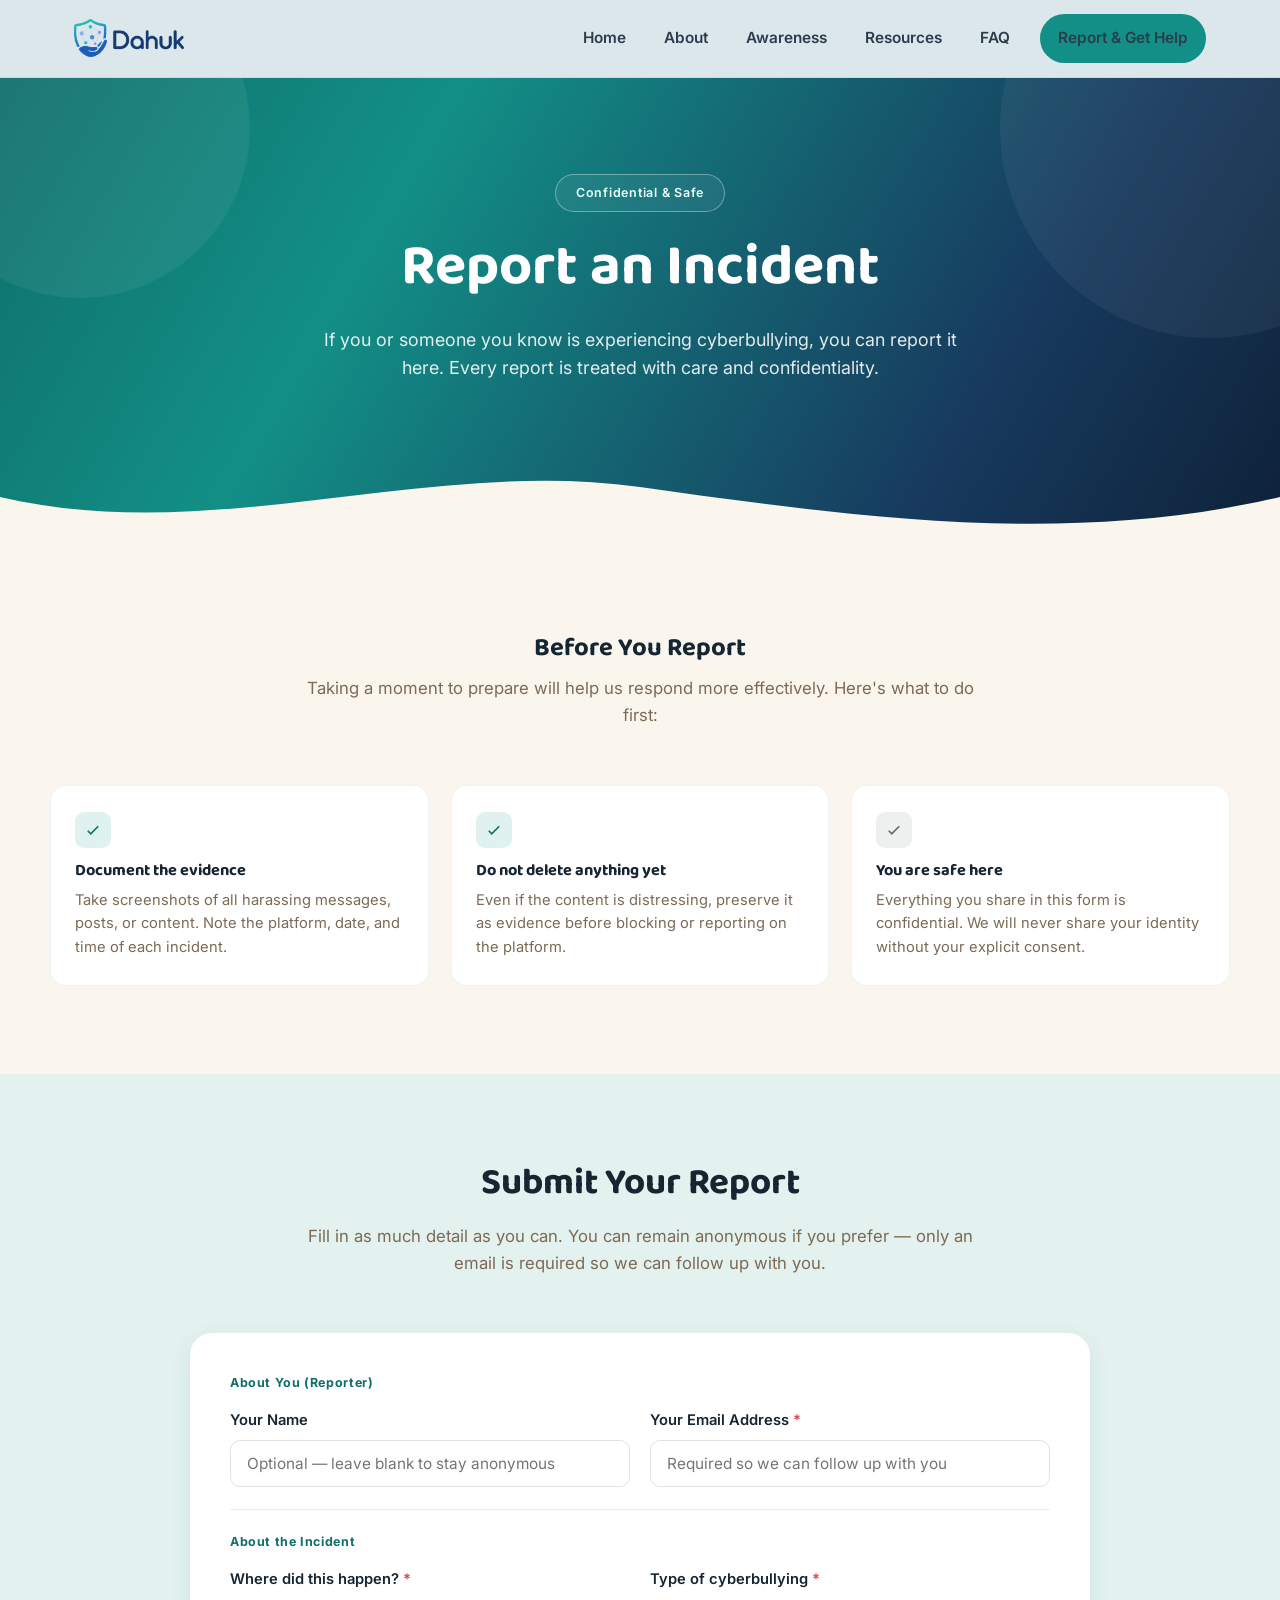
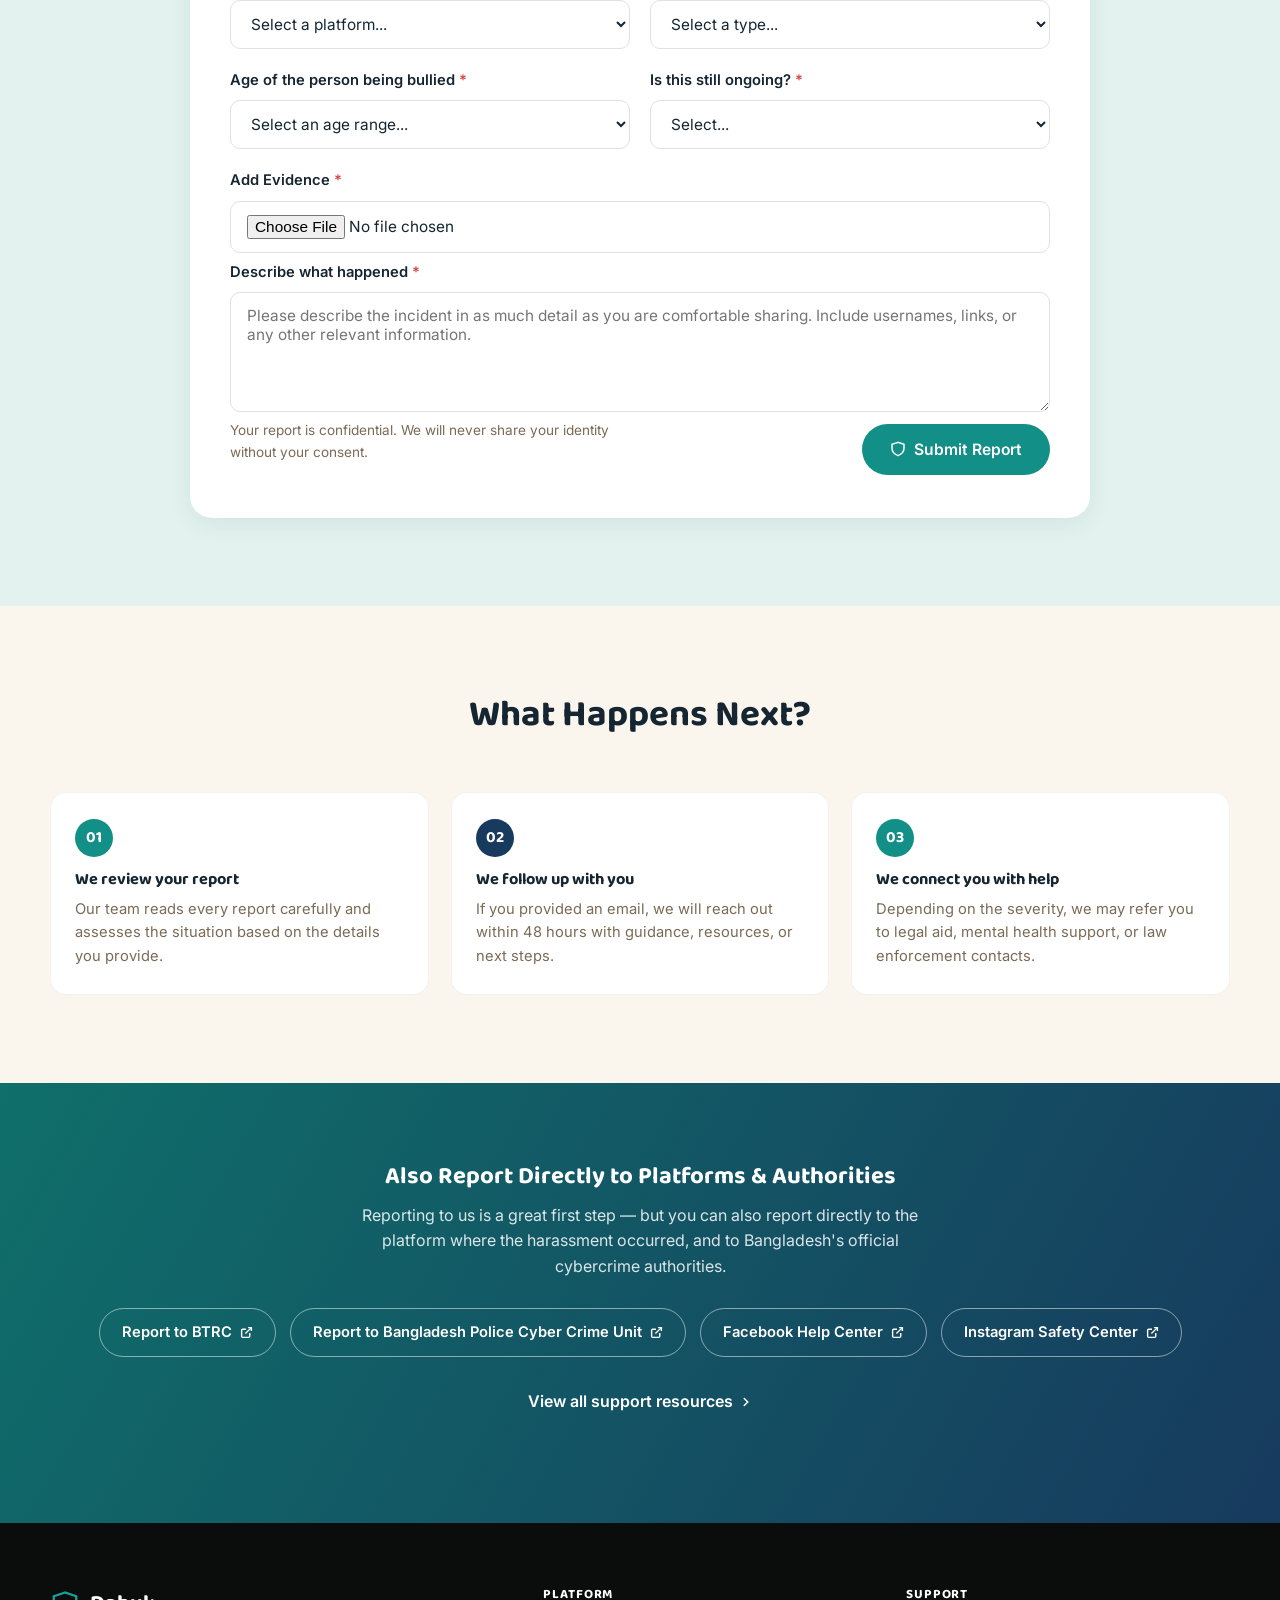
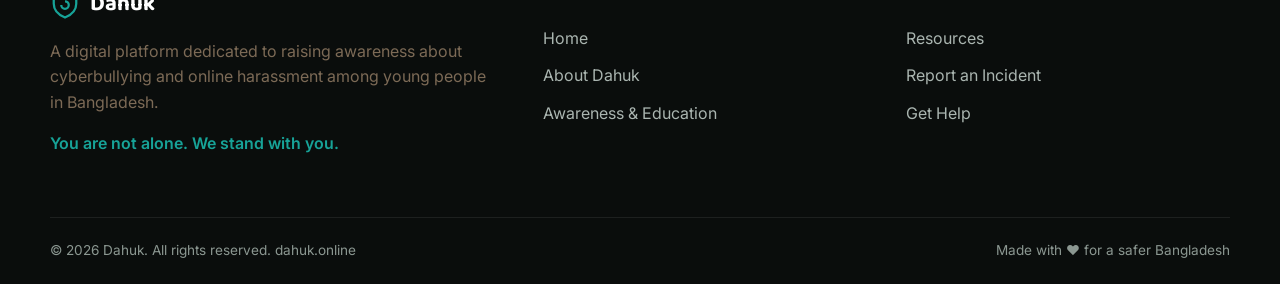
<file: report.html>
<!doctype html>
<html lang="en">
  <head>
    <meta charset="UTF-8" />
    <meta name="viewport" content="width=device-width, initial-scale=1.0" />
    <title>Report an Incident | Dahuk</title>
    <meta
      name="description"
      content="If you or someone you know is experiencing cyberbullying, report it here. Every report is treated with care and confidentiality."
    />
    <link rel="icon" href="assets/images/logo.png" type="image/png" />
    <link rel="preconnect" href="https://fonts.googleapis.com" />
    <link rel="stylesheet" href="assets/css/style.css" />
  </head>
  <body>
    <header class="site-header">
      <a class="skip-link" href="#main">Skip to content</a>
      <div class="nav-wrap">
        <a href="index.html" class="brand"
          ><img src="assets/images/logo.png" alt="Dahuk logo"
        /></a>
        <nav class="nav-links" id="nav-links">
          <a href="index.html">Home</a>
          <a href="about.html">About</a>
          <a href="awareness.html">Awareness</a>
          <a href="resources.html">Resources</a>
          <a href="faq.html">FAQ</a>
          <div class="nav-cta">
            <a href="report.html" class="btn btn-teal btn-sm active-cta"
              >Report &amp; Get Help</a
            >
          </div>
        </nav>
        <button
          class="nav-toggle"
          aria-label="Toggle navigation"
          aria-expanded="false"
          aria-controls="nav-links"
        >
          <span></span><span></span><span></span>
        </button>
      </div>
    </header>

    <main id="main">
      <section class="hero">
        <div class="hero-inner">
          <span class="eyebrow">Confidential &amp; Safe</span>
          <h1>Report an Incident</h1>
          <p class="lead">
            If you or someone you know is experiencing cyberbullying, you can
            report it here. Every report is treated with care and
            confidentiality.
          </p>
        </div>
        <div class="wave-divider">
          <svg viewBox="0 0 1440 90" preserveAspectRatio="none">
            <path
              d="M0,40 C240,90 480,0 720,30 C960,60 1200,90 1440,40 L1440,100 L0,100 Z"
              fill="var(--cream)"
            />
          </svg>
        </div>
      </section>

      <section class="section section-cream">
        <div class="section-head left reveal">
          <h2 style="font-size: 1.6rem">Before You Report</h2>
          <p>
            Taking a moment to prepare will help us respond more effectively.
            Here's what to do first:
          </p>
        </div>
        <div class="prep-grid reveal">
          <div class="prep-card">
            <div class="icon-circle">
              <svg
                width="18"
                height="18"
                viewBox="0 0 24 24"
                fill="none"
                stroke="currentColor"
                stroke-width="2.2"
              >
                <path d="m5 13 4 4L19 7" />
              </svg>
            </div>
            <h3>Document the evidence</h3>
            <p>
              Take screenshots of all harassing messages, posts, or content.
              Note the platform, date, and time of each incident.
            </p>
          </div>
          <div class="prep-card">
            <div class="icon-circle">
              <svg
                width="18"
                height="18"
                viewBox="0 0 24 24"
                fill="none"
                stroke="currentColor"
                stroke-width="2.2"
              >
                <path d="m5 13 4 4L19 7" />
              </svg>
            </div>
            <h3>Do not delete anything yet</h3>
            <p>
              Even if the content is distressing, preserve it as evidence before
              blocking or reporting on the platform.
            </p>
          </div>
          <div class="prep-card muted">
            <div class="icon-circle">
              <svg
                width="18"
                height="18"
                viewBox="0 0 24 24"
                fill="none"
                stroke="currentColor"
                stroke-width="2.2"
              >
                <path d="m5 13 4 4L19 7" />
              </svg>
            </div>
            <h3>You are safe here</h3>
            <p>
              Everything you share in this form is confidential. We will never
              share your identity without your explicit consent.
            </p>
          </div>
        </div>
      </section>

      <section class="section section-mint">
        <div class="section-head reveal">
          <h2>Submit Your Report</h2>
          <p>
            Fill in as much detail as you can. You can remain anonymous if you
            prefer — only an email is required so we can follow up with you.
          </p>
        </div>

        <form class="form-card reveal" id="report-form" novalidate>
          <div class="form-status" role="status" aria-live="polite"></div>

          <p class="form-section-label">About You (Reporter)</p>
          <div class="form-grid">
            <div class="form-group">
              <label for="r-name">Your Name</label>
              <input
                type="text"
                id="r-name"
                name="reporter_name"
                placeholder="Optional — leave blank to stay anonymous"
              />
            </div>
            <div class="form-group">
              <label for="r-email"
                >Your Email Address <span class="req">*</span></label
              >
              <input
                type="email"
                id="r-email"
                name="reporter_email"
                placeholder="Required so we can follow up with you"
                required
              />
              <span class="field-error"
                >Please enter a valid email address.</span
              >
            </div>
          </div>

          <hr class="divider-line" />

          <p class="form-section-label">About the Incident</p>
          <div class="form-grid">
            <div class="form-group">
              <label for="r-platform"
                >Where did this happen? <span class="req">*</span></label
              >
              <select id="r-platform" name="platform" required>
                <option value="">Select a platform...</option>
                <option>Facebook</option>
                <option>Instagram</option>
                <option>TikTok</option>
                <option>WhatsApp</option>
                <option>Messenger</option>
                <option>Online games</option>
                <option>SMS / Phone</option>
                <option>Other</option>
              </select>
              <span class="field-error"
                >Please select where this happened.</span
              >
            </div>
            <div class="form-group">
              <label for="r-type"
                >Type of cyberbullying <span class="req">*</span></label
              >
              <select id="r-type" name="type" required>
                <option value="">Select a type...</option>
                <option>Harassment</option>
                <option>Cyberstalking</option>
                <option>Doxing</option>
                <option>Impersonation</option>
                <option>Non-consensual sharing</option>
                <option>Exclusion / ostracism</option>
                <option>Not sure</option>
              </select>
              <span class="field-error">Please select a type.</span>
            </div>
          </div>

          <div class="form-grid">
            <div class="form-group">
              <label for="r-age"
                >Age of the person being bullied
                <span class="req">*</span></label
              >
              <select id="r-age" name="age_range" required>
                <option value="">Select an age range...</option>
                <option>Under 13</option>
                <option>13–17</option>
                <option>18–25</option>
                <option>Over 25</option>
              </select>
              <span class="field-error">Please select an age range.</span>
            </div>
            <div class="form-group">
              <label for="r-ongoing"
                >Is this still ongoing? <span class="req">*</span></label
              >
              <select id="r-ongoing" name="ongoing" required>
                <option value="">Select...</option>
                <option>Yes, it's still happening</option>
                <option>It happened once</option>
                <option>It has stopped</option>
                <option>Not sure</option>
              </select>
              <span class="field-error"
                >Please let us know if this is ongoing.</span
              >
            </div>
          </div>

          <div class="form-group" style="margin-bottom: 8px">
            <label for="r-description"
              >Add Evidence <span class="req">*</span></label
            >
            <input type="file" name="" id="" />
            <span class="field-error">Please describe what happened.</span>
          </div>
          <div class="form-group" style="margin-bottom: 8px">
            <label for="r-description"
              >Describe what happened <span class="req">*</span></label
            >
            <textarea
              id="r-description"
              name="description"
              placeholder="Please describe the incident in as much detail as you are comfortable sharing. Include usernames, links, or any other relevant information."
              required
            ></textarea>
            <span class="field-error">Please describe what happened.</span>
          </div>

          <div class="form-footer">
            <p class="form-note">
              Your report is confidential. We will never share your identity
              without your consent.
            </p>
            <button type="submit" class="btn btn-teal">
              <svg
                width="16"
                height="16"
                viewBox="0 0 24 24"
                fill="none"
                stroke="currentColor"
                stroke-width="2.2"
              >
                <path d="M12 2 3 5v6c0 5 4 9 9 11 5-2 9-6 9-11V5l-9-3Z" />
              </svg>
              Submit Report
            </button>
          </div>
        </form>
      </section>

      <section class="section section-cream">
        <div class="section-head reveal">
          <h2>What Happens Next?</h2>
        </div>
        <div class="step-columns reveal">
          <div class="prep-card" style="text-align: left">
            <div class="step-num teal" style="margin-bottom: 14px">01</div>
            <h3>We review your report</h3>
            <p>
              Our team reads every report carefully and assesses the situation
              based on the details you provide.
            </p>
          </div>
          <div class="prep-card" style="text-align: left">
            <div class="step-num navy" style="margin-bottom: 14px">02</div>
            <h3>We follow up with you</h3>
            <p>
              If you provided an email, we will reach out within 48 hours with
              guidance, resources, or next steps.
            </p>
          </div>
          <div class="prep-card" style="text-align: left">
            <div class="step-num teal" style="margin-bottom: 14px">03</div>
            <h3>We connect you with help</h3>
            <p>
              Depending on the severity, we may refer you to legal aid, mental
              health support, or law enforcement contacts.
            </p>
          </div>
        </div>
      </section>

      <section class="cta-banner reveal">
        <h2>Also Report Directly to Platforms &amp; Authorities</h2>
        <p>
          Reporting to us is a great first step — but you can also report
          directly to the platform where the harassment occurred, and to
          Bangladesh's official cybercrime authorities.
        </p>
        <div class="link-pill-row">
          <a
            href="https://btrc.gov.bd"
            target="_blank"
            rel="noopener"
            class="link-pill"
            >Report to BTRC
            <svg
              width="13"
              height="13"
              viewBox="0 0 24 24"
              fill="none"
              stroke="currentColor"
              stroke-width="2.6"
            >
              <path
                d="M18 13v6a2 2 0 0 1-2 2H5a2 2 0 0 1-2-2V8a2 2 0 0 1 2-2h6"
              />
              <path d="M15 3h6v6" />
              <path d="M10 14 21 3" />
            </svg>
          </a>
          <a
            href="https://cid.gov.bd"
            target="_blank"
            rel="noopener"
            class="link-pill"
            >Report to Bangladesh Police Cyber Crime Unit
            <svg
              width="13"
              height="13"
              viewBox="0 0 24 24"
              fill="none"
              stroke="currentColor"
              stroke-width="2.6"
            >
              <path
                d="M18 13v6a2 2 0 0 1-2 2H5a2 2 0 0 1-2-2V8a2 2 0 0 1 2-2h6"
              />
              <path d="M15 3h6v6" />
              <path d="M10 14 21 3" />
            </svg>
          </a>
          <a
            href="https://www.facebook.com/help"
            target="_blank"
            rel="noopener"
            class="link-pill"
            >Facebook Help Center
            <svg
              width="13"
              height="13"
              viewBox="0 0 24 24"
              fill="none"
              stroke="currentColor"
              stroke-width="2.6"
            >
              <path
                d="M18 13v6a2 2 0 0 1-2 2H5a2 2 0 0 1-2-2V8a2 2 0 0 1 2-2h6"
              />
              <path d="M15 3h6v6" />
              <path d="M10 14 21 3" />
            </svg>
          </a>
          <a
            href="https://help.instagram.com"
            target="_blank"
            rel="noopener"
            class="link-pill"
            >Instagram Safety Center
            <svg
              width="13"
              height="13"
              viewBox="0 0 24 24"
              fill="none"
              stroke="currentColor"
              stroke-width="2.6"
            >
              <path
                d="M18 13v6a2 2 0 0 1-2 2H5a2 2 0 0 1-2-2V8a2 2 0 0 1 2-2h6"
              />
              <path d="M15 3h6v6" />
              <path d="M10 14 21 3" />
            </svg>
          </a>
        </div>
        <p style="margin-top: 26px">
          <a
            href="resources.html"
            class="read-more"
            style="color: #fff; justify-content: center; display: inline-flex"
            >View all support resources
            <svg
              width="14"
              height="14"
              viewBox="0 0 24 24"
              fill="none"
              stroke="currentColor"
              stroke-width="2.6"
              stroke-linecap="round"
            >
              <path d="M9 6l6 6-6 6" />
            </svg>
          </a>
        </p>
      </section>
    </main>

    <footer class="site-footer">
      <div class="footer-grid">
        <div>
          <div class="footer-brand">
            <svg
              width="30"
              height="30"
              viewBox="0 0 24 24"
              fill="none"
              stroke="#17a398"
              stroke-width="1.8"
            >
              <path d="M12 2 3 5v6c0 5 4 9 9 11 5-2 9-6 9-11V5l-9-3Z" />
              <path d="M9 12a3 3 0 1 0 3-3" />
            </svg>
            Dahuk
          </div>
          <p>
            A digital platform dedicated to raising awareness about
            cyberbullying and online harassment among young people in
            Bangladesh.
          </p>
          <p class="footer-tag">You are not alone. We stand with you.</p>
        </div>
        <div class="footer-col">
          <h4>PLATFORM</h4>
          <a href="index.html">Home</a>
          <a href="about.html">About Dahuk</a>
          <a href="awareness.html">Awareness &amp; Education</a>
        </div>
        <div class="footer-col">
          <h4>SUPPORT</h4>
          <a href="resources.html">Resources</a>
          <a href="report.html">Report an Incident</a>
          <a href="resources.html#help">Get Help</a>
        </div>
      </div>
      <div class="footer-bottom">
        <span>© 2026 Dahuk. All rights reserved. dahuk.online</span>
        <span>Made with ♥ for a safer Bangladesh</span>
      </div>
    </footer>

    <script src="assets/js/main.js"></script>
  </body>
</html>
</file>
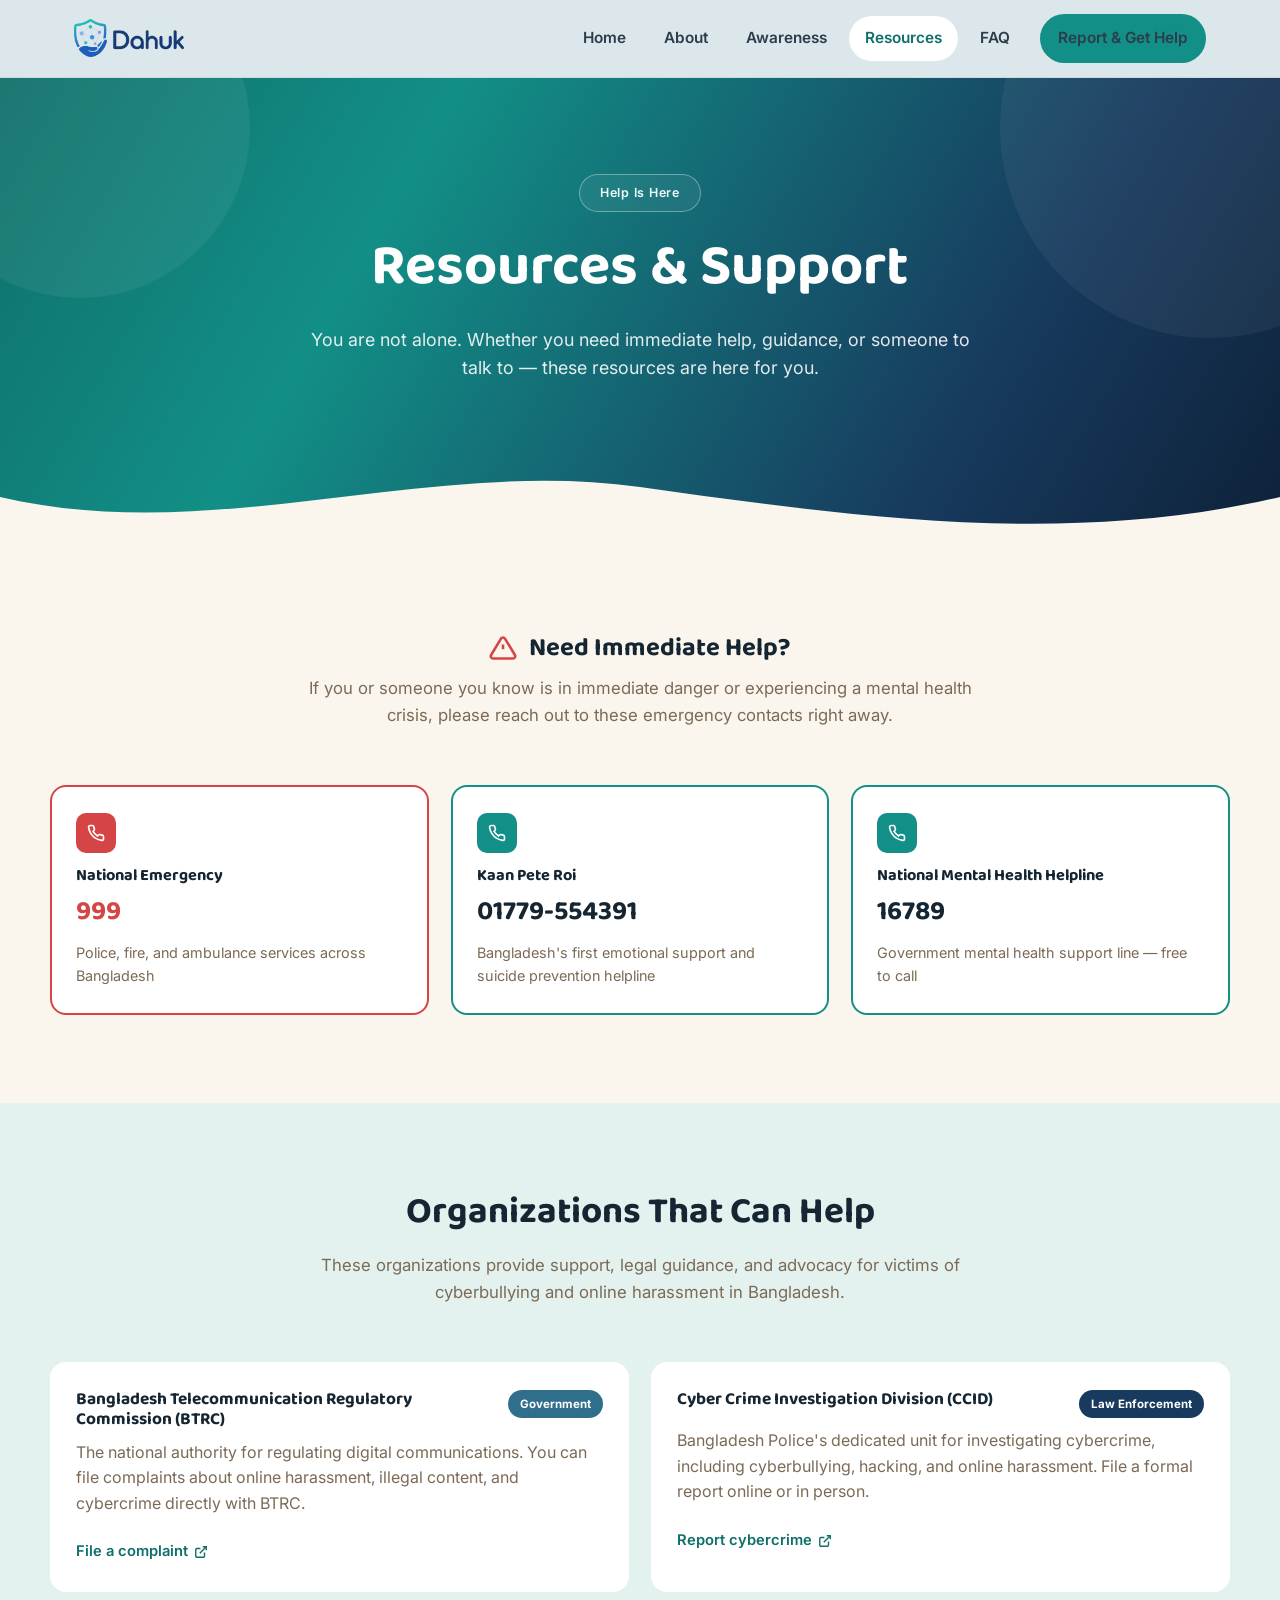
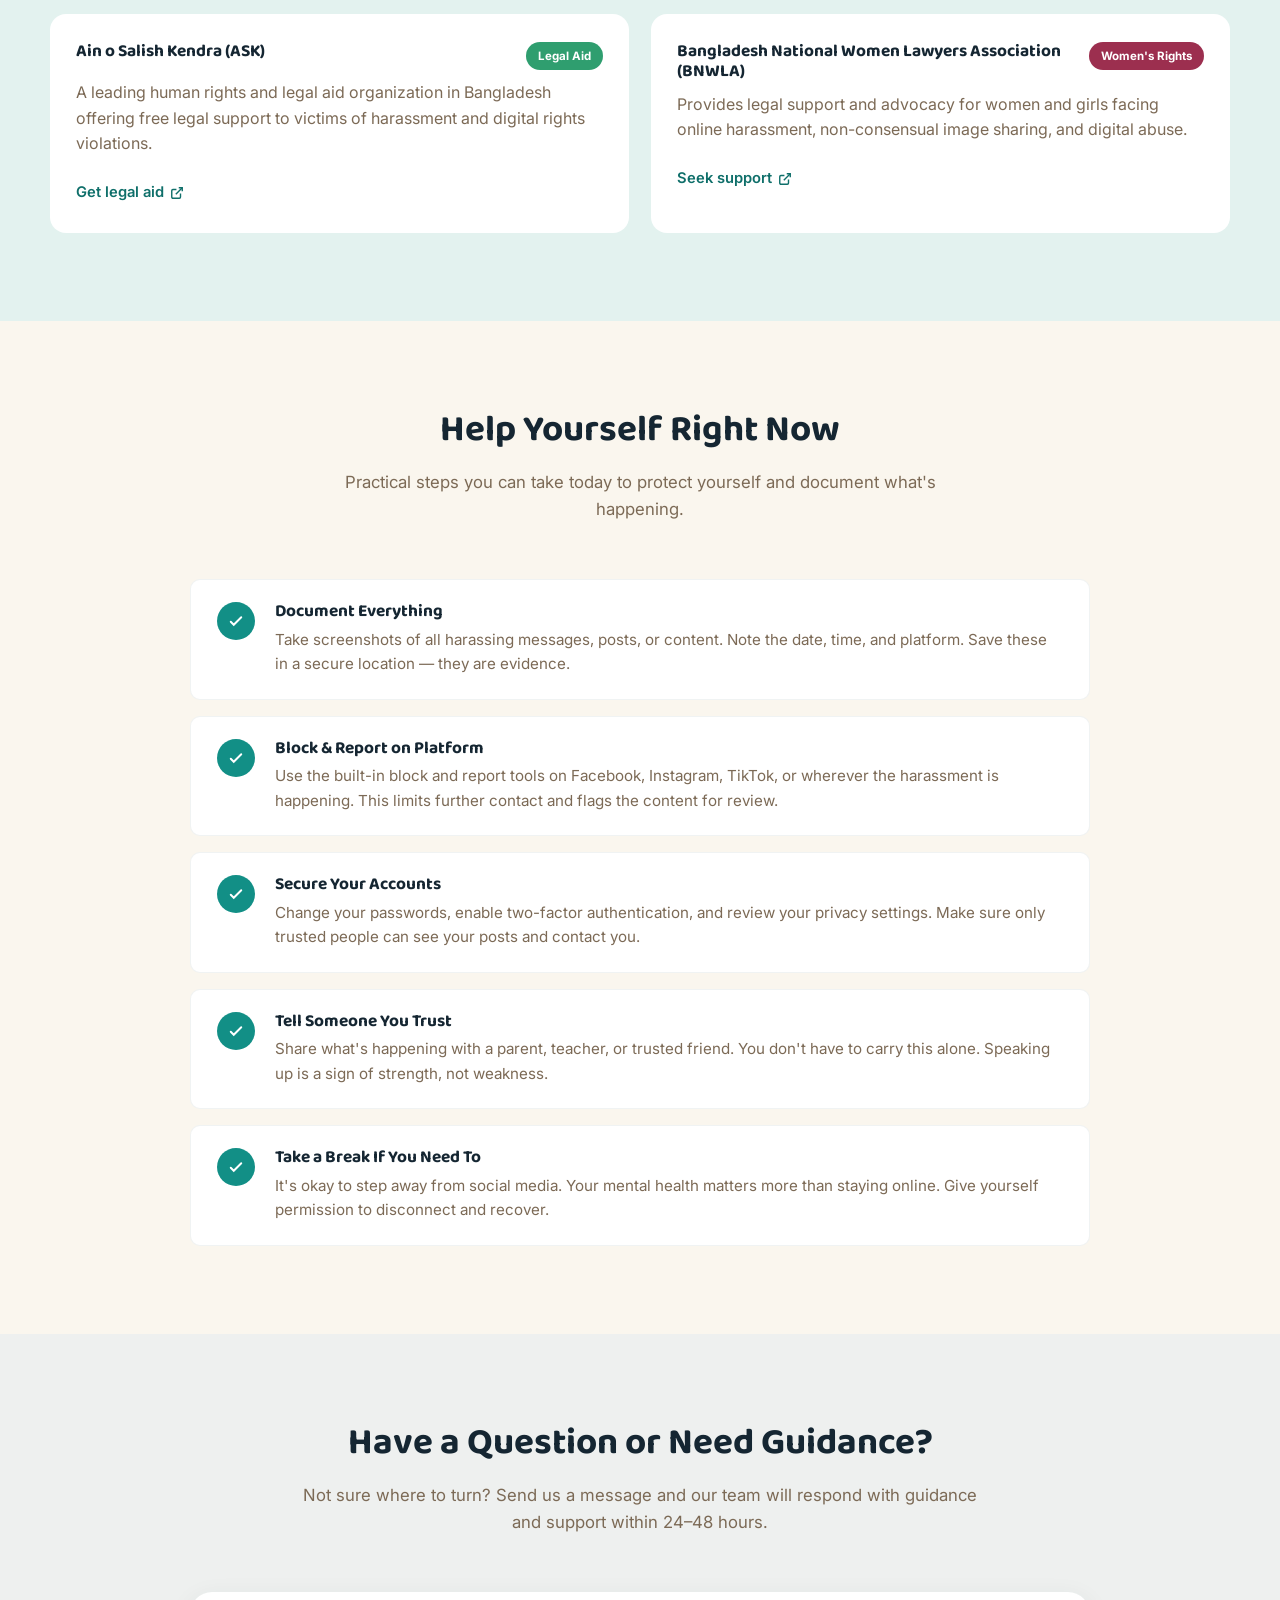
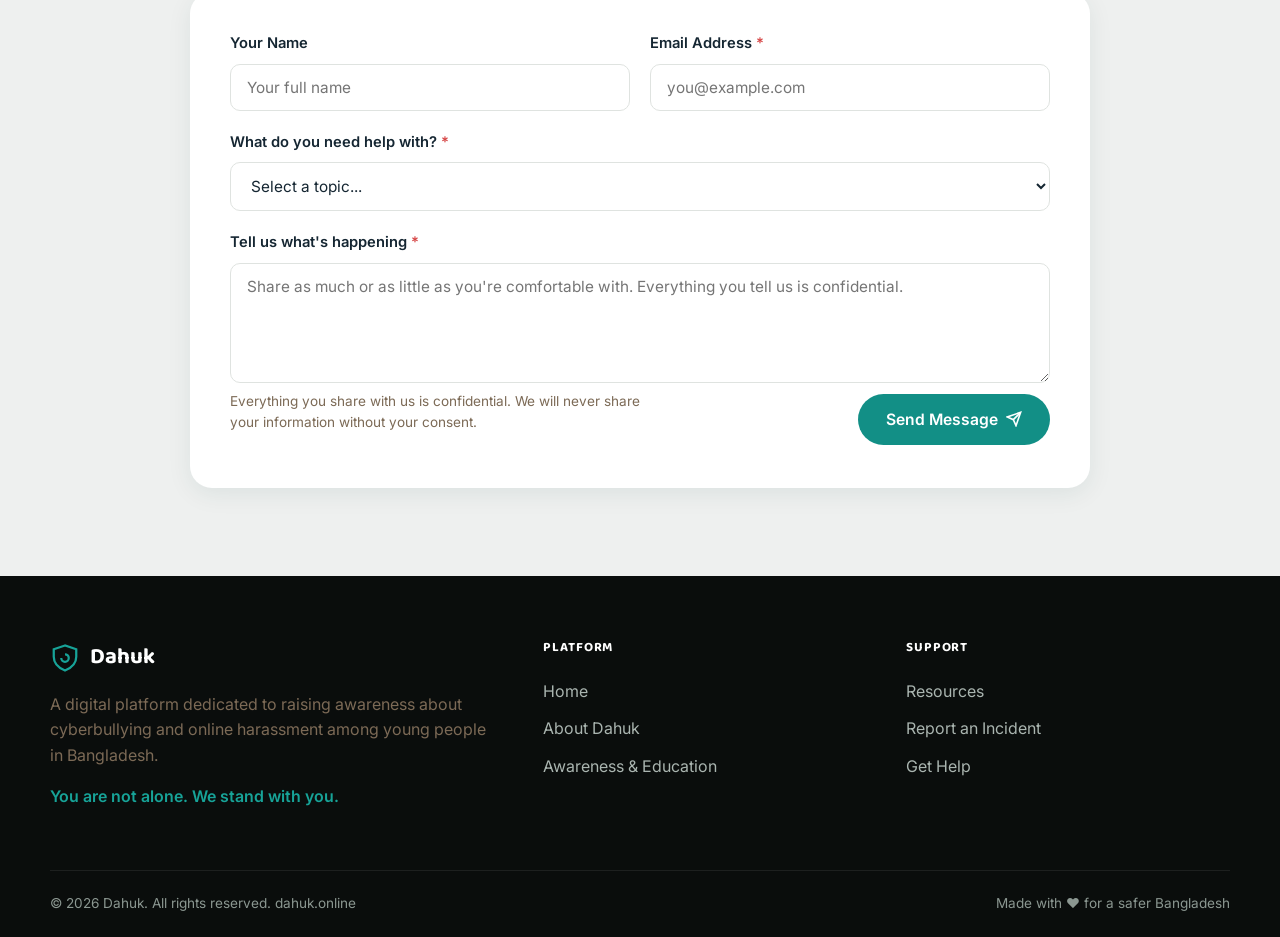
<file: resources.html>
<!doctype html>
<html lang="en">
  <head>
    <meta charset="UTF-8" />
    <meta name="viewport" content="width=device-width, initial-scale=1.0" />
    <title>Resources &amp; Support | Dahuk</title>
    <meta
      name="description"
      content="You are not alone. Emergency contacts, organizations that can help, self-help steps, and a confidential way to reach the Dahuk team."
    />
    <link rel="icon" href="assets/images/logo.png" type="image/png" />
    <link rel="preconnect" href="https://fonts.googleapis.com" />
    <link rel="stylesheet" href="assets/css/style.css" />
  </head>
  <body>
    <header class="site-header">
      <a class="skip-link" href="#main">Skip to content</a>
      <div class="nav-wrap">
        <a href="index.html" class="brand"
          ><img src="assets/images/logo.png" alt="Dahuk logo"
        /></a>
        <nav class="nav-links" id="nav-links">
          <a href="index.html">Home</a>
          <a href="about.html">About</a>
          <a href="awareness.html">Awareness</a>
          <a href="resources.html" class="active">Resources</a>
          <a href="faq.html">FAQ</a>
          <div class="nav-cta">
            <a href="report.html" class="btn btn-teal btn-sm"
              >Report &amp; Get Help</a
            >
          </div>
        </nav>
        <button
          class="nav-toggle"
          aria-label="Toggle navigation"
          aria-expanded="false"
          aria-controls="nav-links"
        >
          <span></span><span></span><span></span>
        </button>
      </div>
    </header>

    <main id="main">
      <section class="hero">
        <div class="hero-inner">
          <span class="eyebrow">Help Is Here</span>
          <h1>Resources &amp; Support</h1>
          <p class="lead">
            You are not alone. Whether you need immediate help, guidance, or
            someone to talk to — these resources are here for you.
          </p>
        </div>
        <div class="wave-divider">
          <svg viewBox="0 0 1440 90" preserveAspectRatio="none">
            <path
              d="M0,40 C240,90 480,0 720,30 C960,60 1200,90 1440,40 L1440,100 L0,100 Z"
              fill="var(--cream)"
            />
          </svg>
        </div>
      </section>

      <section class="section section-cream" id="help">
        <div class="section-head left reveal">
          <h2
            style="
              display: flex;
              align-items: center;
              gap: 12px;
              font-size: 1.6rem;
              justify-content: center;
            "
          >
            <svg
              width="28"
              height="28"
              viewBox="0 0 24 24"
              fill="none"
              stroke="#d64545"
              stroke-width="2.2"
            >
              <path
                d="M10.3 3.9 1.8 18a2 2 0 0 0 1.7 3h17a2 2 0 0 0 1.7-3L13.7 3.9a2 2 0 0 0-3.4 0Z"
              />
              <path d="M12 9v4M12 17h.01" />
            </svg>
            Need Immediate Help?
          </h2>
          <p>
            If you or someone you know is in immediate danger or experiencing a
            mental health crisis, please reach out to these emergency contacts
            right away.
          </p>
        </div>
        <div class="emergency-grid reveal">
          <div class="emergency-card critical">
            <div class="icon-circle">
              <svg
                width="18"
                height="18"
                viewBox="0 0 24 24"
                fill="none"
                stroke="currentColor"
                stroke-width="2.2"
              >
                <path
                  d="M22 16.92v3a2 2 0 0 1-2.18 2 19.8 19.8 0 0 1-8.63-3.07 19.5 19.5 0 0 1-6-6 19.8 19.8 0 0 1-3.07-8.67A2 2 0 0 1 4.11 2h3a2 2 0 0 1 2 1.72c.13.96.36 1.9.68 2.81a2 2 0 0 1-.45 2.11L8.09 9.91a16 16 0 0 0 6 6l1.27-1.27a2 2 0 0 1 2.11-.45c.9.32 1.85.55 2.81.68A2 2 0 0 1 22 16.92Z"
                />
              </svg>
            </div>
            <h3>National Emergency</h3>
            <p class="num">999</p>
            <p>Police, fire, and ambulance services across Bangladesh</p>
          </div>
          <div class="emergency-card">
            <div class="icon-circle">
              <svg
                width="18"
                height="18"
                viewBox="0 0 24 24"
                fill="none"
                stroke="currentColor"
                stroke-width="2.2"
              >
                <path
                  d="M22 16.92v3a2 2 0 0 1-2.18 2 19.8 19.8 0 0 1-8.63-3.07 19.5 19.5 0 0 1-6-6 19.8 19.8 0 0 1-3.07-8.67A2 2 0 0 1 4.11 2h3a2 2 0 0 1 2 1.72c.13.96.36 1.9.68 2.81a2 2 0 0 1-.45 2.11L8.09 9.91a16 16 0 0 0 6 6l1.27-1.27a2 2 0 0 1 2.11-.45c.9.32 1.85.55 2.81.68A2 2 0 0 1 22 16.92Z"
                />
              </svg>
            </div>
            <h3>Kaan Pete Roi</h3>
            <p class="num">01779-554391</p>
            <p>
              Bangladesh's first emotional support and suicide prevention
              helpline
            </p>
          </div>
          <div class="emergency-card">
            <div class="icon-circle">
              <svg
                width="18"
                height="18"
                viewBox="0 0 24 24"
                fill="none"
                stroke="currentColor"
                stroke-width="2.2"
              >
                <path
                  d="M22 16.92v3a2 2 0 0 1-2.18 2 19.8 19.8 0 0 1-8.63-3.07 19.5 19.5 0 0 1-6-6 19.8 19.8 0 0 1-3.07-8.67A2 2 0 0 1 4.11 2h3a2 2 0 0 1 2 1.72c.13.96.36 1.9.68 2.81a2 2 0 0 1-.45 2.11L8.09 9.91a16 16 0 0 0 6 6l1.27-1.27a2 2 0 0 1 2.11-.45c.9.32 1.85.55 2.81.68A2 2 0 0 1 22 16.92Z"
                />
              </svg>
            </div>
            <h3>National Mental Health Helpline</h3>
            <p class="num">16789</p>
            <p>Government mental health support line — free to call</p>
          </div>
        </div>
      </section>

      <section class="section section-mint">
        <div class="section-head left reveal">
          <h2>Organizations That Can Help</h2>
          <p>
            These organizations provide support, legal guidance, and advocacy
            for victims of cyberbullying and online harassment in Bangladesh.
          </p>
        </div>
        <div class="org-grid reveal">
          <div class="org-card">
            <div class="org-card-head">
              <h3>Bangladesh Telecommunication Regulatory Commission (BTRC)</h3>
              <span class="tag tag-gov">Government</span>
            </div>
            <p>
              The national authority for regulating digital communications. You
              can file complaints about online harassment, illegal content, and
              cybercrime directly with BTRC.
            </p>
            <a
              class="link-arrow"
              href="https://btrc.gov.bd"
              target="_blank"
              rel="noopener"
              >File a complaint
              <svg
                width="14"
                height="14"
                viewBox="0 0 24 24"
                fill="none"
                stroke="currentColor"
                stroke-width="2.4"
              >
                <path
                  d="M18 13v6a2 2 0 0 1-2 2H5a2 2 0 0 1-2-2V8a2 2 0 0 1 2-2h6"
                />
                <path d="M15 3h6v6" />
                <path d="M10 14 21 3" />
              </svg>
            </a>
          </div>
          <div class="org-card">
            <div class="org-card-head">
              <h3>Cyber Crime Investigation Division (CCID)</h3>
              <span class="tag tag-law">Law Enforcement</span>
            </div>
            <p>
              Bangladesh Police's dedicated unit for investigating cybercrime,
              including cyberbullying, hacking, and online harassment. File a
              formal report online or in person.
            </p>
            <a
              class="link-arrow"
              href="https://cid.gov.bd"
              target="_blank"
              rel="noopener"
              >Report cybercrime
              <svg
                width="14"
                height="14"
                viewBox="0 0 24 24"
                fill="none"
                stroke="currentColor"
                stroke-width="2.4"
              >
                <path
                  d="M18 13v6a2 2 0 0 1-2 2H5a2 2 0 0 1-2-2V8a2 2 0 0 1 2-2h6"
                />
                <path d="M15 3h6v6" />
                <path d="M10 14 21 3" />
              </svg>
            </a>
          </div>
          <div class="org-card">
            <div class="org-card-head">
              <h3>Ain o Salish Kendra (ASK)</h3>
              <span class="tag tag-legal">Legal Aid</span>
            </div>
            <p>
              A leading human rights and legal aid organization in Bangladesh
              offering free legal support to victims of harassment and digital
              rights violations.
            </p>
            <a
              class="link-arrow"
              href="https://www.askbd.org"
              target="_blank"
              rel="noopener"
              >Get legal aid
              <svg
                width="14"
                height="14"
                viewBox="0 0 24 24"
                fill="none"
                stroke="currentColor"
                stroke-width="2.4"
              >
                <path
                  d="M18 13v6a2 2 0 0 1-2 2H5a2 2 0 0 1-2-2V8a2 2 0 0 1 2-2h6"
                />
                <path d="M15 3h6v6" />
                <path d="M10 14 21 3" />
              </svg>
            </a>
          </div>
          <div class="org-card">
            <div class="org-card-head">
              <h3>Bangladesh National Women Lawyers Association (BNWLA)</h3>
              <span class="tag tag-women">Women's Rights</span>
            </div>
            <p>
              Provides legal support and advocacy for women and girls facing
              online harassment, non-consensual image sharing, and digital
              abuse.
            </p>
            <a
              class="link-arrow"
              href="https://bnwla.org"
              target="_blank"
              rel="noopener"
              >Seek support
              <svg
                width="14"
                height="14"
                viewBox="0 0 24 24"
                fill="none"
                stroke="currentColor"
                stroke-width="2.4"
              >
                <path
                  d="M18 13v6a2 2 0 0 1-2 2H5a2 2 0 0 1-2-2V8a2 2 0 0 1 2-2h6"
                />
                <path d="M15 3h6v6" />
                <path d="M10 14 21 3" />
              </svg>
            </a>
          </div>
        </div>
      </section>

      <section class="section section-cream">
        <div class="section-head left reveal">
          <h2>Help Yourself Right Now</h2>
          <p>
            Practical steps you can take today to protect yourself and document
            what's happening.
          </p>
        </div>
        <div class="step-list reveal">
          <div class="step-item">
            <div class="step-num teal">
              <svg
                width="18"
                height="18"
                viewBox="0 0 24 24"
                fill="none"
                stroke="#fff"
                stroke-width="2.6"
                stroke-linecap="round"
              >
                <path d="m5 13 4 4L19 7" />
              </svg>
            </div>
            <div>
              <h3>Document Everything</h3>
              <p>
                Take screenshots of all harassing messages, posts, or content.
                Note the date, time, and platform. Save these in a secure
                location — they are evidence.
              </p>
            </div>
          </div>
          <div class="step-item">
            <div class="step-num teal">
              <svg
                width="18"
                height="18"
                viewBox="0 0 24 24"
                fill="none"
                stroke="#fff"
                stroke-width="2.6"
                stroke-linecap="round"
              >
                <path d="m5 13 4 4L19 7" />
              </svg>
            </div>
            <div>
              <h3>Block &amp; Report on Platform</h3>
              <p>
                Use the built-in block and report tools on Facebook, Instagram,
                TikTok, or wherever the harassment is happening. This limits
                further contact and flags the content for review.
              </p>
            </div>
          </div>
          <div class="step-item">
            <div class="step-num teal">
              <svg
                width="18"
                height="18"
                viewBox="0 0 24 24"
                fill="none"
                stroke="#fff"
                stroke-width="2.6"
                stroke-linecap="round"
              >
                <path d="m5 13 4 4L19 7" />
              </svg>
            </div>
            <div>
              <h3>Secure Your Accounts</h3>
              <p>
                Change your passwords, enable two-factor authentication, and
                review your privacy settings. Make sure only trusted people can
                see your posts and contact you.
              </p>
            </div>
          </div>
          <div class="step-item">
            <div class="step-num teal">
              <svg
                width="18"
                height="18"
                viewBox="0 0 24 24"
                fill="none"
                stroke="#fff"
                stroke-width="2.6"
                stroke-linecap="round"
              >
                <path d="m5 13 4 4L19 7" />
              </svg>
            </div>
            <div>
              <h3>Tell Someone You Trust</h3>
              <p>
                Share what's happening with a parent, teacher, or trusted
                friend. You don't have to carry this alone. Speaking up is a
                sign of strength, not weakness.
              </p>
            </div>
          </div>
          <div class="step-item">
            <div class="step-num teal">
              <svg
                width="18"
                height="18"
                viewBox="0 0 24 24"
                fill="none"
                stroke="#fff"
                stroke-width="2.6"
                stroke-linecap="round"
              >
                <path d="m5 13 4 4L19 7" />
              </svg>
            </div>
            <div>
              <h3>Take a Break If You Need To</h3>
              <p>
                It's okay to step away from social media. Your mental health
                matters more than staying online. Give yourself permission to
                disconnect and recover.
              </p>
            </div>
          </div>
        </div>
      </section>

      <section class="section section-grey">
        <div class="section-head reveal">
          <h2>Have a Question or Need Guidance?</h2>
          <p>
            Not sure where to turn? Send us a message and our team will respond
            with guidance and support within 24–48 hours.
          </p>
        </div>

        <form class="form-card reveal" id="contact-form" novalidate>
          <div class="form-status" role="status" aria-live="polite"></div>
          <div class="form-grid">
            <div class="form-group">
              <label for="c-name">Your Name</label>
              <input
                type="text"
                id="c-name"
                name="name"
                placeholder="Your full name"
              />
            </div>
            <div class="form-group">
              <label for="c-email"
                >Email Address <span class="req">*</span></label
              >
              <input
                type="email"
                id="c-email"
                name="email"
                placeholder="you@example.com"
                required
              />
              <span class="field-error"
                >Please enter a valid email address.</span
              >
            </div>
          </div>
          <div class="form-group" style="margin-bottom: 20px">
            <label for="c-topic"
              >What do you need help with? <span class="req">*</span></label
            >
            <select id="c-topic" name="topic" required>
              <option value="">Select a topic...</option>
              <option>I'm experiencing cyberbullying</option>
              <option>I'm worried about someone else</option>
              <option>I need legal guidance</option>
              <option>I need mental health support</option>
              <option>General question about Dahuk</option>
            </select>
            <span class="field-error">Please select a topic.</span>
          </div>
          <div class="form-group" style="margin-bottom: 8px">
            <label for="c-message"
              >Tell us what's happening <span class="req">*</span></label
            >
            <textarea
              id="c-message"
              name="message"
              placeholder="Share as much or as little as you're comfortable with. Everything you tell us is confidential."
              required
            ></textarea>
            <span class="field-error"
              >Please share a few details so we can help.</span
            >
          </div>
          <div class="form-footer">
            <p class="form-note">
              Everything you share with us is confidential. We will never share
              your information without your consent.
            </p>
            <button type="submit" class="btn btn-teal">
              Send Message
              <svg
                width="16"
                height="16"
                viewBox="0 0 24 24"
                fill="none"
                stroke="currentColor"
                stroke-width="2.4"
              >
                <path d="m22 2-7 20-4-9-9-4Z" />
                <path d="M22 2 11 13" />
              </svg>
            </button>
          </div>
        </form>
      </section>
    </main>

    <footer class="site-footer">
      <div class="footer-grid">
        <div>
          <div class="footer-brand">
            <svg
              width="30"
              height="30"
              viewBox="0 0 24 24"
              fill="none"
              stroke="#17a398"
              stroke-width="1.8"
            >
              <path d="M12 2 3 5v6c0 5 4 9 9 11 5-2 9-6 9-11V5l-9-3Z" />
              <path d="M9 12a3 3 0 1 0 3-3" />
            </svg>
            Dahuk
          </div>
          <p>
            A digital platform dedicated to raising awareness about
            cyberbullying and online harassment among young people in
            Bangladesh.
          </p>
          <p class="footer-tag">You are not alone. We stand with you.</p>
        </div>
        <div class="footer-col">
          <h4>PLATFORM</h4>
          <a href="index.html">Home</a>
          <a href="about.html">About Dahuk</a>
          <a href="awareness.html">Awareness &amp; Education</a>
        </div>
        <div class="footer-col">
          <h4>SUPPORT</h4>
          <a href="resources.html">Resources</a>
          <a href="report.html">Report an Incident</a>
          <a href="resources.html#help">Get Help</a>
        </div>
      </div>
      <div class="footer-bottom">
        <span>© 2026 Dahuk. All rights reserved. dahuk.online</span>
        <span>Made with ♥ for a safer Bangladesh</span>
      </div>
    </footer>

    <script src="assets/js/main.js"></script>
  </body>
</html>
</file>
<file: assets/css/style.css>
/* =========================================================
   DAHUK — Cyberbullying Awareness Platform
   Main stylesheet
   ========================================================= */

@import url("https://fonts.googleapis.com/css2?family=Baloo+2:wght@500;600;700;800&family=Inter:wght@400;500;600;700&display=swap");

:root {
  /* Color tokens */
  --teal-900: #0b3d3a;
  --teal-700: #0f6f6a;
  --teal-600: #128f86;
  --teal-500: #17a398;
  --teal-100: #dff2ef;
  --navy-900: #0e2138;
  --navy-800: #173a5e;
  --navy-700: #1f4d78;
  --cream: #faf6ee;
  --cream-2: #f3efe4;
  --mint-tint: #e3f2ef;
  --grey-tint: #eef0ef;
  --ink: #152632;
  --ink-soft: #2b3d4a;
  --text-muted: #7c6a56;
  --text-muted-2: #5b6a72;
  --white: #ffffff;
  --black: #0a0d0c;
  --danger: #d64545;
  --danger-bg: #fdecec;
  --radius-sm: 10px;
  --radius-md: 16px;
  --radius-lg: 22px;
  --shadow-card: 0 6px 24px rgba(15, 60, 58, 0.08);
  --shadow-card-hover: 0 12px 32px rgba(15, 60, 58, 0.14);
  --container: 1180px;
}

*,
*::before,
*::after {
  box-sizing: border-box;
}
html {
  scroll-behavior: smooth;
}
body {
  margin: 0;
  font-family:
    "Inter",
    -apple-system,
    BlinkMacSystemFont,
    sans-serif;
  color: var(--ink-soft);
  background: var(--cream);
  line-height: 1.6;
  -webkit-font-smoothing: antialiased;
}
h1,
h2,
h3,
h4 {
  font-family: "Baloo 2", cursive, sans-serif;
  color: var(--ink);
  margin: 0 0 0.5em;
  line-height: 1.15;
  font-weight: 700;
}
p {
  margin: 0 0 1em;
  color: var(--text-muted);
}
a {
  color: inherit;
  text-decoration: none;
}
ul {
  list-style: none;
  margin: 0;
  padding: 0;
}
img {
  max-width: 100%;
  display: block;
}
button {
  font-family: inherit;
  cursor: pointer;
}
.container {
  max-width: var(--container);
  margin: 0 auto;
  padding: 0 24px;
}

::selection {
  background: var(--teal-500);
  color: #fff;
}

:focus-visible {
  outline: 3px solid var(--teal-500);
  outline-offset: 2px;
}

@media (prefers-reduced-motion: reduce) {
  * {
    animation-duration: 0.01ms !important;
    animation-iteration-count: 1 !important;
    transition-duration: 0.01ms !important;
    scroll-behavior: auto !important;
  }
}

/* =================== BUTTONS =================== */
.btn {
  display: inline-flex;
  align-items: center;
  gap: 8px;
  padding: 14px 26px;
  border-radius: 999px;
  font-weight: 600;
  font-size: 0.98rem;
  border: 2px solid transparent;
  transition:
    transform 0.25s ease,
    box-shadow 0.25s ease,
    background 0.25s ease,
    color 0.25s ease;
  white-space: nowrap;
}
.btn svg {
  transition: transform 0.25s ease;
}
.btn:hover svg {
  transform: translateX(4px);
}
.btn-primary {
  background: var(--white);
  color: var(--navy-800);
}
.btn-primary:hover {
  transform: translateY(-2px);
  box-shadow: 0 10px 24px rgba(0, 0, 0, 0.18);
}
.btn-outline-light {
  background: transparent;
  color: var(--white);
  border-color: rgba(255, 255, 255, 0.6);
}
.btn-outline-light:hover {
  background: rgba(255, 255, 255, 0.12);
  transform: translateY(-2px);
}
.btn-teal {
  background: var(--teal-600);
  color: #fff;
}
.btn-teal:hover {
  background: var(--teal-700);
  transform: translateY(-2px);
  box-shadow: 0 10px 24px rgba(15, 111, 106, 0.3);
}
.btn-outline-teal {
  background: transparent;
  color: var(--teal-700);
  border-color: var(--teal-600);
}
.btn-outline-teal:hover {
  background: var(--teal-600);
  color: #fff;
  transform: translateY(-2px);
}
.btn-navy {
  background: var(--navy-800);
  color: #fff;
}
.btn-navy:hover {
  background: var(--navy-900);
  transform: translateY(-2px);
}
.btn-block-wide {
  width: 100%;
  justify-content: space-between;
}
.btn-sm {
  padding: 10px 18px;
  font-size: 0.88rem;
}
.btn:disabled {
  opacity: 0.6;
  cursor: not-allowed;
  transform: none !important;
}

/* =================== HEADER / NAV =================== */
.site-header {
  position: sticky;
  top: 0;
  z-index: 1000;
  background: #dbe7ea;
  border-bottom: 1px solid rgba(20, 60, 70, 0.08);
}
.nav-wrap {
  display: flex;
  align-items: center;
  justify-content: space-between;
  padding: 14px 24px;
  max-width: var(--container);
  margin: 0 auto;
}
.brand {
  display: flex;
  align-items: center;
  gap: 10px;
  font-family: "Baloo 2", sans-serif;
  font-weight: 700;
  font-size: 1.5rem;
  color: var(--navy-800);
}
.brand img {
  height: 38px;
  width: auto;
}
.nav-links {
  display: flex;
  align-items: center;
  gap: 6px;
}
.nav-links a {
  padding: 10px 16px;
  border-radius: 999px;
  font-weight: 600;
  font-size: 0.96rem;
  color: var(--ink-soft);
  transition:
    background 0.2s ease,
    color 0.2s ease;
}
.nav-links a:hover {
  background: rgba(23, 163, 152, 0.12);
  color: var(--teal-700);
}
.nav-links a.active {
  background: var(--white);
  color: var(--teal-700);
}
.nav-cta {
  margin-left: 8px;
}
.nav-toggle {
  display: none;
  background: none;
  border: none;
  padding: 8px;
  flex-direction: column;
  gap: 5px;
}
.nav-toggle span {
  width: 26px;
  height: 3px;
  background: var(--navy-800);
  border-radius: 2px;
  transition:
    transform 0.3s ease,
    opacity 0.3s ease;
}

@media (max-width: 940px) {
  .nav-toggle {
    display: flex;
  }
  .nav-links {
    position: absolute;
    top: 100%;
    left: 0;
    right: 0;
    background: #dbe7ea;
    flex-direction: column;
    align-items: stretch;
    padding: 10px 20px 22px;
    gap: 2px;
    max-height: 0;
    overflow: hidden;
    transition: max-height 0.35s ease;
    border-bottom: 1px solid rgba(20, 60, 70, 0.08);
  }
  .nav-links.open {
    max-height: 520px;
  }
  .nav-links a {
    padding: 12px 14px;
  }
  .nav-cta {
    margin-left: 0;
    margin-top: 8px;
  }
  .nav-cta .btn {
    width: 100%;
    justify-content: center;
  }
  .site-header.menu-open .nav-toggle span:nth-child(1) {
    transform: translateY(8px) rotate(45deg);
  }
  .site-header.menu-open .nav-toggle span:nth-child(2) {
    opacity: 0;
  }
  .site-header.menu-open .nav-toggle span:nth-child(3) {
    transform: translateY(-8px) rotate(-45deg);
  }
}

/* =================== HERO =================== */
.hero {
  position: relative;
  background: linear-gradient(
    120deg,
    var(--teal-700) 0%,
    var(--teal-600) 30%,
    var(--navy-800) 75%,
    var(--navy-900) 100%
  );
  color: #fff;
  padding: 96px 24px 130px;
  text-align: center;
  overflow: hidden;
  isolation: isolate;
}
.hero-home {
  background:
    linear-gradient(rgba(8, 42, 58, 0.48), rgba(8, 42, 58, 0.28)),
    url("../images/heroarea.png") center 38% / cover no-repeat;
}
.hero-home::before,
.hero-home::after {
  display: none;
}
.hero::before,
.hero::after {
  content: "";
  position: absolute;
  border-radius: 50%;
  background: rgba(255, 255, 255, 0.06);
  z-index: 0;
}
.hero::before {
  width: 340px;
  height: 340px;
  top: -120px;
  left: -90px;
}
.hero::after {
  width: 420px;
  height: 420px;
  top: -160px;
  right: -140px;
  background: rgba(255, 255, 255, 0.05);
}
.hero-inner {
  position: relative;
  z-index: 2;
  max-width: 820px;
  margin: 0 auto;
}
.eyebrow {
  display: inline-block;
  padding: 8px 20px;
  border-radius: 999px;
  border: 1px solid rgba(255, 255, 255, 0.35);
  font-size: 0.78rem;
  letter-spacing: 0.06em;
  font-weight: 600;
  color: #eafffb;
  margin-bottom: 22px;
  background: rgba(255, 255, 255, 0.06);
}
.hero h1 {
  color: #fff;
  font-size: clamp(2.3rem, 5vw, 3.6rem);
  margin-bottom: 0.45em;
  animation: heroRise 0.8s ease both;
}
.hero p.lead {
  color: rgba(255, 255, 255, 0.88);
  font-size: 1.12rem;
  max-width: 660px;
  margin: 0 auto 32px;
  animation: heroRise 0.8s 0.1s ease both;
}
.hero-icon-badge {
  width: 64px;
  height: 64px;
  border-radius: 18px;
  background: rgba(255, 255, 255, 0.14);
  display: flex;
  align-items: center;
  justify-content: center;
  margin: 0 auto 20px;
  color: #fff;
}
.hero-actions {
  display: flex;
  gap: 16px;
  justify-content: center;
  flex-wrap: wrap;
  animation: heroRise 0.8s 0.2s ease both;
}
@keyframes heroRise {
  from {
    opacity: 0;
    transform: translateY(16px);
  }
  to {
    opacity: 1;
    transform: translateY(0);
  }
}

.wave-divider {
  position: absolute;
  left: 0;
  right: 0;
  bottom: -2px;
  line-height: 0;
  z-index: 1;
}
.wave-divider svg {
  width: 100%;
  height: 90px;
  display: block;
}

/* =================== SECTIONS =================== */
.section {
  padding: 88px 24px;
}
.section-tight {
  padding: 64px 24px;
}
.section-cream {
  background: var(--cream);
}
.section-white {
  background: var(--white);
}
.section-mint {
  background: var(--mint-tint);
}
.section-grey {
  background: var(--grey-tint);
}
.section-head {
  max-width: 680px;
  margin: 0 auto 56px;
  text-align: center;
}
.section-head h2 {
  font-size: clamp(1.7rem, 3vw, 2.3rem);
}
.section-head p {
  font-size: 1.05rem;
}
.section-head.left {
  text-align: center;
}

/* reveal on scroll */
.reveal {
  opacity: 0;
  transform: translateY(22px);
  transition:
    opacity 0.7s ease,
    transform 0.7s ease;
}
.reveal.in-view {
  opacity: 1;
  transform: translateY(0);
  margin-top: 0px !important;
}

/* =================== STATS =================== */
.stats-row {
  display: grid;
  grid-template-columns: repeat(3, 1fr);
  gap: 24px;
  max-width: var(--container);
  margin: -84px auto 0;
  position: relative;
  z-index: 5;
}
.stat-card {
  background: var(--white);
  border-radius: var(--radius-md);
  padding: 34px 20px;
  text-align: center;
  box-shadow: var(--shadow-card);
  border: 1px solid rgba(15, 60, 58, 0.06);
}
.stat-card .num {
  font-family: "Baloo 2", sans-serif;
  font-size: 2.4rem;
  color: var(--teal-700);
  font-weight: 700;
}
.stat-card .cap {
  color: var(--text-muted);
  font-size: 0.95rem;
  margin-top: 6px;
}
@media (max-width: 760px) {
  .stats-row {
    grid-template-columns: 1fr;
    margin-top: -60px;
  }
}

/* =================== CONTENT ROWS (numbered feature blocks) =================== */
.content-row {
  display: grid;
  grid-template-columns: 1fr 1fr;
  gap: 56px;
  align-items: center;
  max-width: var(--container);
  margin: 0 auto 64px;
}
.content-row:last-child {
  margin-bottom: 0;
}
.content-row.reverse .media {
  order: 2;
}
.content-row.reverse .copy {
  order: 1;
}
.media {
  position: relative;
  aspect-ratio: 4/3;
  border-radius: var(--radius-lg);
  background: linear-gradient(135deg, #bfe8e2, #8fd0c9);
  display: flex;
  align-items: center;
  justify-content: center;
  overflow: hidden;
}
.media .big-num {
  font-family: "Baloo 2", sans-serif;
  font-size: 6rem;
  color: rgba(255, 255, 255, 0.55);
}
.media-tag {
  position: absolute;
  top: 18px;
  left: 18px;
  background: var(--teal-700);
  color: #fff;
  font-size: 0.78rem;
  font-weight: 600;
  padding: 6px 16px;
  border-radius: 999px;
}
.copy h3 {
  font-size: 1.5rem;
  margin-bottom: 14px;
}
.copy p {
  margin-bottom: 12px;
}
.read-more {
  display: inline-flex;
  align-items: center;
  gap: 6px;
  color: var(--teal-700);
  font-weight: 600;
  margin-top: 6px;
  transition: gap 0.2s ease;
}
.read-more:hover {
  gap: 10px;
}

@media (max-width: 840px) {
  .content-row,
  .content-row.reverse {
    grid-template-columns: 1fr;
  }
  .content-row.reverse .media {
    order: 1;
  }
  .content-row.reverse .copy {
    order: 2;
  }
}

/* =================== CTA STRIP (split banner) =================== */
.cta-split {
  max-width: var(--container);
  margin: 0 auto;
  display: grid;
  grid-template-columns: 1.2fr 1fr;
  gap: 40px;
  align-items: center;
}
.cta-split h2 {
  font-size: clamp(1.6rem, 3vw, 2.1rem);
}
.cta-split-actions {
  display: flex;
  flex-direction: column;
  gap: 14px;
}
.cta-split-actions .btn {
  justify-content: space-between;
}
@media (max-width: 820px) {
  .cta-split {
    grid-template-columns: 1fr;
  }
}

/* =================== CTA BANNER (centered, gradient) =================== */
.cta-banner {
  background: linear-gradient(120deg, var(--teal-700), var(--navy-800));
  color: #fff;
  text-align: center;
  padding: 80px 24px;
}
.cta-banner h2 {
  color: #fff;
}
.cta-banner p {
  color: rgba(255, 255, 255, 0.85);
  max-width: 600px;
  margin: 0 auto 28px;
}
.cta-banner .actions {
  display: flex;
  gap: 16px;
  justify-content: center;
  flex-wrap: wrap;
}

/* =================== VALUE / NUMBER CARDS =================== */
.value-grid {
  display: grid;
  grid-template-columns: 1fr 1fr;
  gap: 22px;
  max-width: var(--container);
  margin: 0 auto;
}
.value-card {
  background: var(--white);
  border-radius: var(--radius-md);
  padding: 32px 30px;
  transition:
    transform 0.25s ease,
    box-shadow 0.25s ease;
}
.value-card:hover {
  transform: translateY(-4px);
  box-shadow: var(--shadow-card-hover);
}
.value-card .idx {
  font-family: "Baloo 2", sans-serif;
  color: #cfd9d3;
  font-size: 1.6rem;
  font-weight: 700;
  margin-right: 10px;
}
.value-card h3 {
  display: inline;
  font-size: 1.15rem;
}
.value-card p {
  margin-top: 10px;
}
@media (max-width: 720px) {
  .value-grid {
    grid-template-columns: 1fr;
  }
}

/* =================== TEAM =================== */
.team-grid {
  display: grid;
  grid-template-columns: repeat(3, 1fr);
  gap: 24px;
  max-width: var(--container);
  margin: 0 auto;
}
.team-card {
  background: var(--white);
  border: 1px solid rgba(15, 60, 58, 0.08);
  border-radius: var(--radius-md);
  padding: 34px 24px;
  text-align: center;
  transition:
    transform 0.25s ease,
    box-shadow 0.25s ease;
}
.team-card:hover {
  transform: translateY(-4px);
  box-shadow: var(--shadow-card);
}
.avatar {
  width: 88px;
  height: 88px;
  border-radius: 50%;
  margin: 0 auto 18px;
  object-fit: cover;
  border: 3px solid var(--teal-500);
}
.team-card h3 {
  font-size: 1.15rem;
  margin-bottom: 4px;
}
.role {
  color: var(--teal-700);
  font-weight: 600;
  font-size: 0.82rem;
  letter-spacing: 0.03em;
  margin-bottom: 10px;
  display: block;
}
@media (max-width: 820px) {
  .team-grid {
    grid-template-columns: 1fr;
  }
}

/* =================== TYPE / BADGE CARDS (Awareness types) =================== */
.badge-grid {
  display: grid;
  grid-template-columns: repeat(3, 1fr);
  gap: 22px;
  max-width: var(--container);
  margin: 0 auto;
}
.badge-card {
  background: var(--white);
  border-radius: var(--radius-md);
  padding: 26px 24px;
  transition:
    transform 0.25s ease,
    box-shadow 0.25s ease;
}
.badge-card:hover {
  transform: translateY(-4px);
  box-shadow: var(--shadow-card);
}
.badge-card-head {
  display: flex;
  justify-content: space-between;
  align-items: flex-start;
  gap: 10px;
  margin-bottom: 12px;
}
.badge-card-head h3 {
  font-size: 1.08rem;
  margin: 0;
}
.tag {
  font-size: 0.72rem;
  font-weight: 700;
  padding: 5px 12px;
  border-radius: 999px;
  color: #fff;
  white-space: nowrap;
}
.tag-common {
  background: #2f9e6f;
}
.tag-serious {
  background: #173a5e;
}
.tag-dangerous {
  background: #c1691a;
}
.tag-deceptive {
  background: #7a4fc4;
}
.tag-illegal {
  background: #c23b3b;
}
.tag-subtle {
  background: #1f6f9c;
}
.tag-gov {
  background: #2f6f8c;
}
.tag-law {
  background: #173a5e;
}
.tag-legal {
  background: #2f9e6f;
}
.tag-women {
  background: #9c2f4f;
}
@media (max-width: 900px) {
  .badge-grid {
    grid-template-columns: 1fr 1fr;
  }
}
@media (max-width: 600px) {
  .badge-grid {
    grid-template-columns: 1fr;
  }
}

/* =================== CHECK LIST GRID (signs) =================== */
.check-grid {
  display: grid;
  grid-template-columns: 1fr 1fr;
  gap: 16px;
  max-width: 920px;
  margin: 0 auto;
}
.check-item {
  display: flex;
  gap: 12px;
  align-items: flex-start;
  background: var(--white);
  border: 1px solid rgba(15, 60, 58, 0.08);
  border-radius: var(--radius-sm);
  padding: 18px 20px;
}
.check-item svg {
  flex: none;
  color: var(--teal-600);
  margin-top: 2px;
}
.check-item p {
  margin: 0;
  color: var(--ink-soft);
  font-size: 0.96rem;
}
@media (max-width: 700px) {
  .check-grid {
    grid-template-columns: 1fr;
  }
}

.callout {
  max-width: 920px;
  margin: 26px auto 0;
  background: var(--white);
  border-left: 4px solid var(--teal-600);
  border-radius: var(--radius-sm);
  padding: 20px 24px;
}
.callout strong {
  color: var(--ink);
}
.callout p {
  margin: 0;
  font-size: 0.95rem;
}

/* =================== NUMBERED STEP LIST (prevention / what happens next) =================== */
.step-list {
  max-width: 900px;
  margin: 0 auto;
  display: flex;
  flex-direction: column;
  gap: 16px;
}
.step-item {
  display: flex;
  gap: 20px;
  align-items: flex-start;
  background: var(--white);
  border-radius: var(--radius-sm);
  padding: 22px 26px;
  border: 1px solid rgba(15, 60, 58, 0.06);
  transition:
    transform 0.2s ease,
    box-shadow 0.2s ease;
}
.step-item:hover {
  transform: translateX(4px);
  box-shadow: var(--shadow-card);
}
.step-num {
  flex: none;
  width: 38px;
  height: 38px;
  border-radius: 50%;
  color: #fff;
  font-weight: 700;
  display: flex;
  align-items: center;
  justify-content: center;
  font-family: "Baloo 2", sans-serif;
}
.step-num.teal {
  background: var(--teal-600);
}
.step-num.navy {
  background: var(--navy-800);
}
.step-item h3 {
  font-size: 1.08rem;
  margin-bottom: 6px;
}
.step-item p {
  margin: 0;
  font-size: 0.95rem;
}

.step-columns {
  display: grid;
  grid-template-columns: repeat(3, 1fr);
  gap: 22px;
  max-width: var(--container);
  margin: 0 auto;
}
@media (max-width: 820px) {
  .step-columns {
    grid-template-columns: 1fr;
  }
}

/* =================== EMERGENCY CARDS =================== */
.emergency-grid {
  display: grid;
  grid-template-columns: repeat(3, 1fr);
  gap: 22px;
  max-width: var(--container);
  margin: 0 auto;
}
.emergency-card {
  border-radius: var(--radius-md);
  padding: 26px 24px;
  background: var(--white);
  border: 2px solid var(--teal-600);
  transition:
    transform 0.2s ease,
    box-shadow 0.2s ease;
}
.emergency-card:hover {
  transform: translateY(-4px);
  box-shadow: var(--shadow-card);
}
.emergency-card.critical {
  border-color: var(--danger);
}
.emergency-card .icon-circle {
  width: 40px;
  height: 40px;
  border-radius: 10px;
  display: flex;
  align-items: center;
  justify-content: center;
  background: var(--teal-600);
  color: #fff;
  margin-bottom: 14px;
}
.emergency-card.critical .icon-circle {
  background: var(--danger);
}
.emergency-card .num {
  font-family: "Baloo 2", sans-serif;
  font-size: 1.7rem;
  font-weight: 700;
  color: var(--ink);
  margin: 4px 0 8px;
}
.emergency-card.critical .num {
  color: var(--danger);
}
.emergency-card h3 {
  font-size: 1.02rem;
  margin: 0;
}
.emergency-card p {
  font-size: 0.9rem;
  margin: 0;
}
@media (max-width: 820px) {
  .emergency-grid {
    grid-template-columns: 1fr;
  }
}

/* =================== ORG CARDS =================== */
.org-grid {
  display: grid;
  grid-template-columns: 1fr 1fr;
  gap: 22px;
  max-width: var(--container);
  margin: 0 auto;
}
.org-card {
  background: var(--white);
  border-radius: var(--radius-md);
  padding: 28px 26px;
  transition:
    transform 0.2s ease,
    box-shadow 0.2s ease;
}
.org-card:hover {
  transform: translateY(-4px);
  box-shadow: var(--shadow-card);
}
.org-card-head {
  display: flex;
  justify-content: space-between;
  gap: 12px;
  align-items: flex-start;
  margin-bottom: 10px;
}
.org-card-head h3 {
  font-size: 1.08rem;
  margin: 0;
}
.org-card a.link-arrow {
  color: var(--teal-700);
  font-weight: 600;
  font-size: 0.92rem;
  display: inline-flex;
  align-items: center;
  gap: 6px;
  margin-top: 8px;
}
.org-card a.link-arrow:hover {
  text-decoration: underline;
}
@media (max-width: 760px) {
  .org-grid {
    grid-template-columns: 1fr;
  }
}

/* =================== FORMS =================== */
.form-card {
  max-width: 900px;
  margin: 0 auto;
  background: var(--white);
  border-radius: var(--radius-lg);
  padding: 40px;
  box-shadow: var(--shadow-card);
}
.form-card.narrow {
  max-width: 640px;
}
.form-section-label {
  font-size: 0.78rem;
  font-weight: 700;
  letter-spacing: 0.05em;
  color: var(--teal-700);
  margin-bottom: 16px;
}
.form-grid {
  display: grid;
  grid-template-columns: 1fr 1fr;
  gap: 20px;
  margin-bottom: 20px;
}
.form-group {
  display: flex;
  flex-direction: column;
  gap: 8px;
}
.form-group label {
  font-weight: 600;
  font-size: 0.92rem;
  color: var(--ink);
}
.form-group label .req {
  color: var(--danger);
}
.form-group input,
.form-group select,
.form-group textarea {
  padding: 13px 16px;
  border: 1.5px solid #dfe3e0;
  border-radius: var(--radius-sm);
  font-family: inherit;
  font-size: 0.96rem;
  color: var(--ink);
  background: var(--white);
  transition:
    border-color 0.2s ease,
    box-shadow 0.2s ease;
}
.form-group input:focus,
.form-group select:focus,
.form-group textarea:focus {
  border-color: var(--teal-500);
  box-shadow: 0 0 0 4px rgba(23, 163, 152, 0.14);
  outline: none;
}
.form-group textarea {
  resize: vertical;
  min-height: 120px;
}
.form-footer {
  display: flex;
  justify-content: space-between;
  align-items: center;
  gap: 20px;
  flex-wrap: wrap;
  margin-top: 6px;
}
.form-note {
  font-size: 0.85rem;
  color: var(--text-muted);
  max-width: 420px;
}
.divider-line {
  border: none;
  border-top: 1px solid #ecebe4;
  margin: 22px 0;
}
.field-error {
  color: var(--danger);
  font-size: 0.82rem;
  display: none;
}
.form-group.has-error input,
.form-group.has-error select,
.form-group.has-error textarea {
  border-color: var(--danger);
}
.form-group.has-error .field-error {
  display: block;
}
.form-status {
  border-radius: var(--radius-sm);
  padding: 16px 20px;
  margin-bottom: 22px;
  font-weight: 600;
  font-size: 0.95rem;
  display: none;
}
.form-status.show {
  display: block;
}
.form-status.success {
  background: #e6f6ee;
  color: #1c7a4e;
  border: 1px solid #b9e6cc;
}
.form-status.error {
  background: var(--danger-bg);
  color: var(--danger);
  border: 1px solid #f5c6c6;
}

/* prep cards (before you report) */
.prep-grid {
  display: grid;
  grid-template-columns: repeat(3, 1fr);
  gap: 22px;
  max-width: var(--container);
  margin: 0 auto;
}
.prep-card {
  background: var(--white);
  border-radius: var(--radius-md);
  padding: 26px 24px;
  border: 1px solid rgba(15, 60, 58, 0.06);
}
.prep-card .icon-circle {
  width: 36px;
  height: 36px;
  border-radius: 9px;
  background: var(--teal-100);
  color: var(--teal-700);
  display: flex;
  align-items: center;
  justify-content: center;
  margin-bottom: 14px;
}
.prep-card.muted .icon-circle {
  background: var(--grey-tint);
  color: var(--text-muted-2);
}
.prep-card h3 {
  font-size: 1.02rem;
  margin-bottom: 8px;
}
.prep-card p {
  font-size: 0.92rem;
  margin: 0;
}
@media (max-width: 820px) {
  .prep-grid {
    grid-template-columns: 1fr;
  }
}

/* links pills row */
.link-pill-row {
  display: flex;
  gap: 14px;
  flex-wrap: wrap;
  justify-content: center;
  margin-top: 10px;
}
.link-pill {
  border: 1.5px solid rgba(255, 255, 255, 0.5);
  color: #fff;
  padding: 12px 22px;
  border-radius: 999px;
  font-weight: 600;
  font-size: 0.92rem;
  display: inline-flex;
  align-items: center;
  gap: 8px;
  transition:
    background 0.2s ease,
    transform 0.2s ease;
}
.link-pill:hover {
  background: rgba(255, 255, 255, 0.15);
  transform: translateY(-2px);
}

/* =================== FAQ =================== */
.faq-layout {
  display: grid;
  grid-template-columns: 280px 1fr;
  gap: 36px;
  max-width: var(--container);
  margin: 0 auto;
  align-items: start;
}
.faq-categories {
  display: flex;
  flex-direction: column;
  gap: 10px;
  position: sticky;
  top: 100px;
}
.faq-cat-label {
  font-size: 0.78rem;
  font-weight: 700;
  letter-spacing: 0.05em;
  color: var(--text-muted);
  margin-bottom: 6px;
}
.faq-cat-btn {
  text-align: left;
  padding: 14px 18px;
  border-radius: var(--radius-sm);
  border: 1px solid rgba(15, 60, 58, 0.1);
  background: var(--white);
  font-weight: 600;
  color: var(--ink-soft);
  transition:
    background 0.2s ease,
    color 0.2s ease,
    border-color 0.2s ease;
}
.faq-cat-btn:hover {
  border-color: var(--teal-500);
}
.faq-cat-btn.active {
  background: var(--teal-600);
  color: #fff;
  border-color: var(--teal-600);
}
.faq-panel {
  display: none;
  flex-direction: column;
  gap: 16px;
}
.faq-panel.active {
  display: flex;
}
.faq-item {
  background: var(--white);
  border: 1px solid rgba(15, 60, 58, 0.08);
  border-radius: var(--radius-sm);
  overflow: hidden;
}
.faq-q {
  width: 100%;
  display: flex;
  justify-content: space-between;
  align-items: center;
  gap: 16px;
  padding: 20px 24px;
  background: none;
  border: none;
  text-align: left;
  font-weight: 600;
  font-size: 1rem;
  color: var(--ink);
}
.faq-q .chev {
  flex: none;
  width: 32px;
  height: 32px;
  border-radius: 50%;
  background: var(--teal-100);
  color: var(--teal-700);
  display: flex;
  align-items: center;
  justify-content: center;
  transition:
    transform 0.3s ease,
    background 0.3s ease;
}
.faq-item.open .faq-q .chev {
  transform: rotate(180deg);
  background: var(--teal-600);
  color: #fff;
}
.faq-a {
  max-height: 0;
  overflow: hidden;
  transition: max-height 0.35s ease;
}
.faq-a-inner {
  padding: 0 24px 22px;
  color: var(--text-muted);
  font-size: 0.96rem;
}
@media (max-width: 860px) {
  .faq-layout {
    grid-template-columns: 1fr;
  }
  .faq-categories {
    position: static;
    flex-direction: row;
    flex-wrap: wrap;
  }
  .faq-cat-btn {
    flex: 1 1 auto;
  }
}

/* =================== FOOTER =================== */
.site-footer {
  background: var(--black);
  color: #c9d1cd;
  padding: 64px 24px 0;
}
.footer-grid {
  max-width: var(--container);
  margin: 0 auto;
  display: grid;
  grid-template-columns: 1.4fr 1fr 1fr;
  gap: 40px;
  padding-bottom: 44px;
}
.footer-brand {
  display: flex;
  align-items: center;
  gap: 10px;
  font-family: "Baloo 2", sans-serif;
  font-weight: 700;
  font-size: 1.4rem;
  color: #fff;
  margin-bottom: 16px;
}
.footer-brand img {
  height: 32px;
}
.footer-col h4 {
  color: #fff;
  font-size: 0.82rem;
  letter-spacing: 0.06em;
  font-weight: 700;
  margin-bottom: 18px;
}
.footer-col a {
  display: block;
  color: #aab5b0;
  padding: 6px 0;
  transition: color 0.2s ease;
}
.footer-col a:hover {
  color: var(--teal-500);
}
.footer-tag {
  color: var(--teal-500);
  margin-top: 14px;
  font-weight: 600;
}
.footer-bottom {
  border-top: 1px solid rgba(255, 255, 255, 0.08);
  padding: 22px 0;
  max-width: var(--container);
  margin: 0 auto;
  display: flex;
  justify-content: space-between;
  flex-wrap: wrap;
  gap: 10px;
  font-size: 0.85rem;
  color: #8b9791;
}
@media (max-width: 760px) {
  .footer-grid {
    grid-template-columns: 1fr;
  }
}

/* =================== UTIL =================== */
.text-center {
  text-align: center;
}
.mt-0 {
  margin-top: 0;
}
.italic-quote {
  font-style: italic;
  border-left: 3px solid var(--teal-600);
  padding-left: 18px;
  color: var(--ink-soft);
}
.skip-link {
  position: absolute;
  left: -999px;
  top: 0;
  background: var(--teal-700);
  color: #fff;
  padding: 12px 20px;
  z-index: 2000;
  border-radius: 0 0 8px 0;
}
.skip-link:focus {
  left: 0;
}

/* Toast (used for report/contact confirmation) */
.toast {
  position: fixed;
  bottom: 26px;
  right: 26px;
  background: var(--navy-800);
  color: #fff;
  padding: 16px 22px;
  border-radius: var(--radius-sm);
  box-shadow: 0 12px 28px rgba(0, 0, 0, 0.25);
  display: flex;
  align-items: center;
  gap: 12px;
  transform: translateY(30px);
  opacity: 0;
  pointer-events: none;
  transition:
    transform 0.35s ease,
    opacity 0.35s ease;
  z-index: 3000;
  max-width: 320px;
}
.toast.show {
  transform: translateY(0);
  opacity: 1;
}
.toast.success {
  background: var(--teal-700);
}
.toast.error {
  background: var(--danger);
}
</file>
